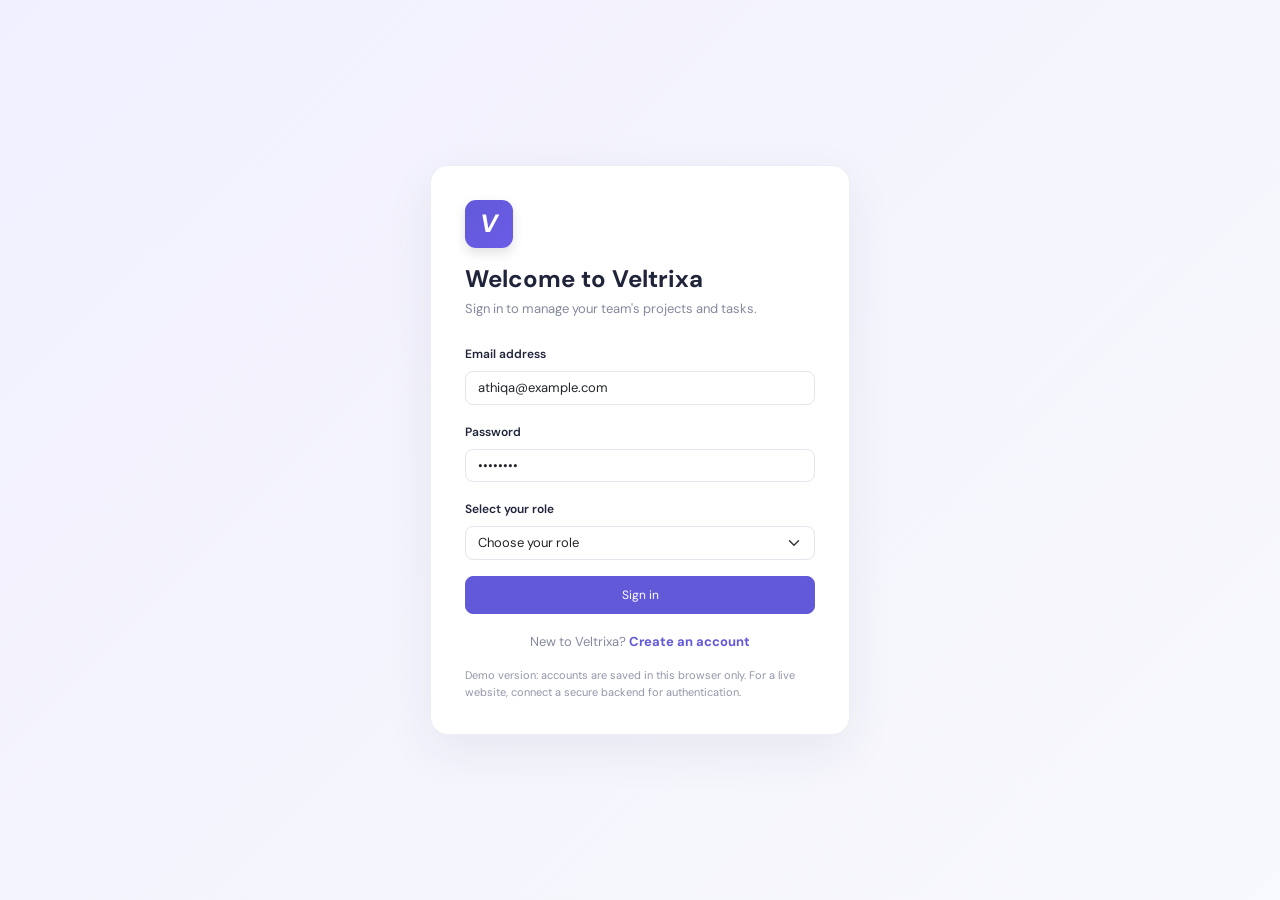
<file: Veltrixa-Project-Management/Veltrixa/index.html>
<!doctype html>
<html lang="en">
<head>
  <meta charset="utf-8">
  <meta name="viewport" content="width=device-width, initial-scale=1">
  <title>Veltrixa | Project Management</title>
  <link href="https://cdn.jsdelivr.net/npm/bootstrap@5.3.3/dist/css/bootstrap.min.css" rel="stylesheet">
  <link rel="stylesheet" href="css/style.css">
</head>
<body>
  <div id="loginScreen" class="login-screen">
    <div class="login-card">
      <div class="brand-mark large" aria-label="Veltrixa logo">V</div>
      <h1>Welcome to Veltrixa</h1>
      <p class="muted">Sign in to manage your team's projects and tasks.</p>
      <div id="loginPanel">
        <form id="loginForm">
          <label class="form-label" for="loginEmail">Email address</label>
          <input class="form-control mb-3" id="loginEmail" type="email" required placeholder="name@example.com" value="athiqa@example.com">
          <label class="form-label" for="loginPassword">Password</label>
          <input class="form-control mb-3" id="loginPassword" type="password" required minlength="4" placeholder="Enter your password" value="demo1234">
          <label class="form-label" for="loginRole">Select your role</label>
          <select class="form-select mb-3" id="loginRole" required>
            <option value="" disabled selected>Choose your role</option>
            <option value="Administrator">Administrator</option>
            <option value="Project Manager">Project Manager</option>
            <option value="Team Leader">Team Leader</option>
            <option value="Team Member">Team Member</option>
          </select>
          <div id="loginError" class="auth-message small mb-2" role="alert" aria-live="polite"></div>
          <button class="btn btn-primary w-100" type="submit">Sign in</button>
        </form>
        <p class="auth-switch">New to Veltrixa? <button type="button" class="link-button" id="showRegister">Create an account</button></p>
      </div>

      <div id="registerPanel" class="d-none">
        <form id="registerForm">
          <label class="form-label" for="registerName">Full name</label>
          <input class="form-control mb-3" id="registerName" type="text" required minlength="2" placeholder="Enter your full name">
          <label class="form-label" for="registerEmail">Email address</label>
          <input class="form-control mb-3" id="registerEmail" type="email" required placeholder="name@example.com">
          <label class="form-label" for="registerRole">Your role</label>
          <select class="form-select mb-3" id="registerRole" required>
            <option value="Team Member">Team Member</option>
            <option value="Team Leader">Team Leader</option>
            <option value="Project Manager">Project Manager</option>
            <option value="Administrator">Administrator</option>
          </select>
          <label class="form-label" for="registerPassword">Create password</label>
          <input class="form-control mb-3" id="registerPassword" type="password" required minlength="6" placeholder="At least 6 characters">
          <label class="form-label" for="confirmPassword">Confirm password</label>
          <input class="form-control mb-3" id="confirmPassword" type="password" required minlength="6" placeholder="Enter password again">
          <div id="registerError" class="auth-message small mb-2" role="alert" aria-live="polite"></div>
          <button class="btn btn-primary w-100" type="submit">Create account</button>
        </form>
        <p class="auth-switch">Already registered? <button type="button" class="link-button" id="showLogin">Sign in</button></p>
      </div>
      <p class="login-note">Demo version: accounts are saved in this browser only. For a live website, connect a secure backend for authentication.</p>
    </div>
  </div>

  <div id="app" class="app-shell d-none">
    <aside class="sidebar">
      <a class="brand" href="#" data-page="dashboard"><span class="brand-mark" aria-label="Veltrixa logo">V</span> Veltrixa</a>
      <div class="workspace-label">WORKSPACE</div>
      <nav id="mainNav">
        <a class="nav-link active" href="#" data-page="dashboard"><span>▦</span> Dashboard</a>
        <a class="nav-link" href="#" data-page="projects"><span>▣</span> Projects</a>
        <a class="nav-link" href="#" data-page="team"><span>♧</span> Team members</a>
        <a class="nav-link" href="#" data-page="tasks"><span>✓</span> Task management</a>
        <a class="nav-link" href="#" data-page="board"><span>▤</span> Task board</a>
        <a class="nav-link" href="#" data-page="reports"><span>▥</span> Progress reports</a>
        <a class="nav-link" href="#" data-page="approvals"><span>◎</span> Review & approvals</a>
        <a class="nav-link" href="#" data-page="admin"><span>⚙</span> Administration</a>
      </nav>
      <div class="sidebar-user">
        <div class="avatar">A</div><div class="user-meta"><strong id="sidebarUser">Athiqa</strong><small id="sidebarRole">Team Member</small></div>
        <button class="btn btn-sm btn-light ms-auto" id="logoutButton" title="Sign out">↪</button>
      </div>
    </aside>

    <main class="main-content">
      <header class="topbar">
        <div><div class="eyebrow" id="todayLabel"></div><h1 id="pageHeading">Dashboard</h1><p id="pageSubheading">Your workspace at a glance.</p></div>
        <div class="topbar-actions"><span class="role-chip" id="roleChip">Team Member</span><button class="btn btn-primary" id="topAction">+ New project</button></div>
      </header>
      <div id="alertArea"></div>
      <section id="pageContent"></section>
      <footer>Veltrixa · Intelligent Team Project Task and Progress Management System · Frontend demo</footer>
    </main>
  </div>

  <!-- Shared modal for adding/editing records -->
  <div class="modal fade" id="recordModal" tabindex="-1" aria-hidden="true">
    <div class="modal-dialog modal-dialog-centered"><div class="modal-content">
      <form id="recordForm">
        <div class="modal-header"><h2 class="modal-title fs-5" id="modalTitle">Create</h2><button type="button" class="btn-close" data-bs-dismiss="modal"></button></div>
        <div class="modal-body" id="modalFields"></div>
        <div class="modal-footer"><button type="button" class="btn btn-light" data-bs-dismiss="modal">Cancel</button><button class="btn btn-primary" type="submit">Save</button></div>
      </form>
    </div></div>
  </div>

  <div class="modal fade" id="detailModal" tabindex="-1" aria-hidden="true">
    <div class="modal-dialog modal-lg modal-dialog-centered"><div class="modal-content">
      <div class="modal-header"><h2 class="modal-title fs-5" id="detailTitle">Details</h2><button type="button" class="btn-close" data-bs-dismiss="modal"></button></div>
      <div class="modal-body" id="detailBody"></div>
    </div></div>
  </div>
  <script src="https://cdn.jsdelivr.net/npm/bootstrap@5.3.3/dist/js/bootstrap.bundle.min.js"></script>
  <script src="js/app.js"></script>
</body>
</html>
</file>
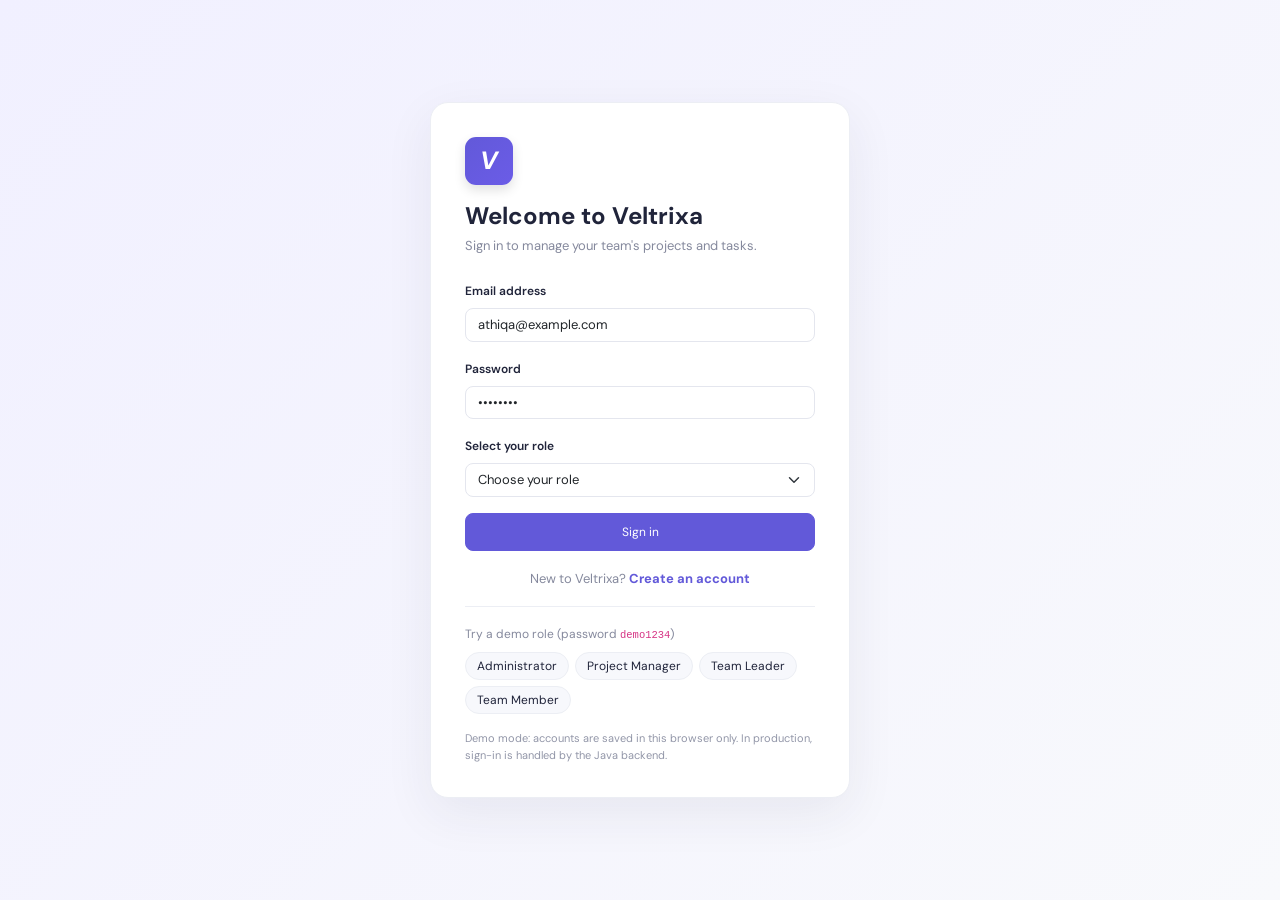
<file: Veltrixa/Veltrixa/index.html>
<!doctype html>
<html lang="en">
<head>
  <meta charset="utf-8">
  <title>Veltrixa</title>
  <meta http-equiv="refresh" content="0; url=login.html">
  <script>
    // Signed in (demo session)? go to the dashboard, otherwise to the login page.
    location.replace(sessionStorage.getItem("veltrixa_session") ? "dashboard.html" : "login.html");
  </script>
</head>
<body><p>Opening Veltrixa… <a href="login.html">Continue to the login page</a></p></body>
</html>
</file>
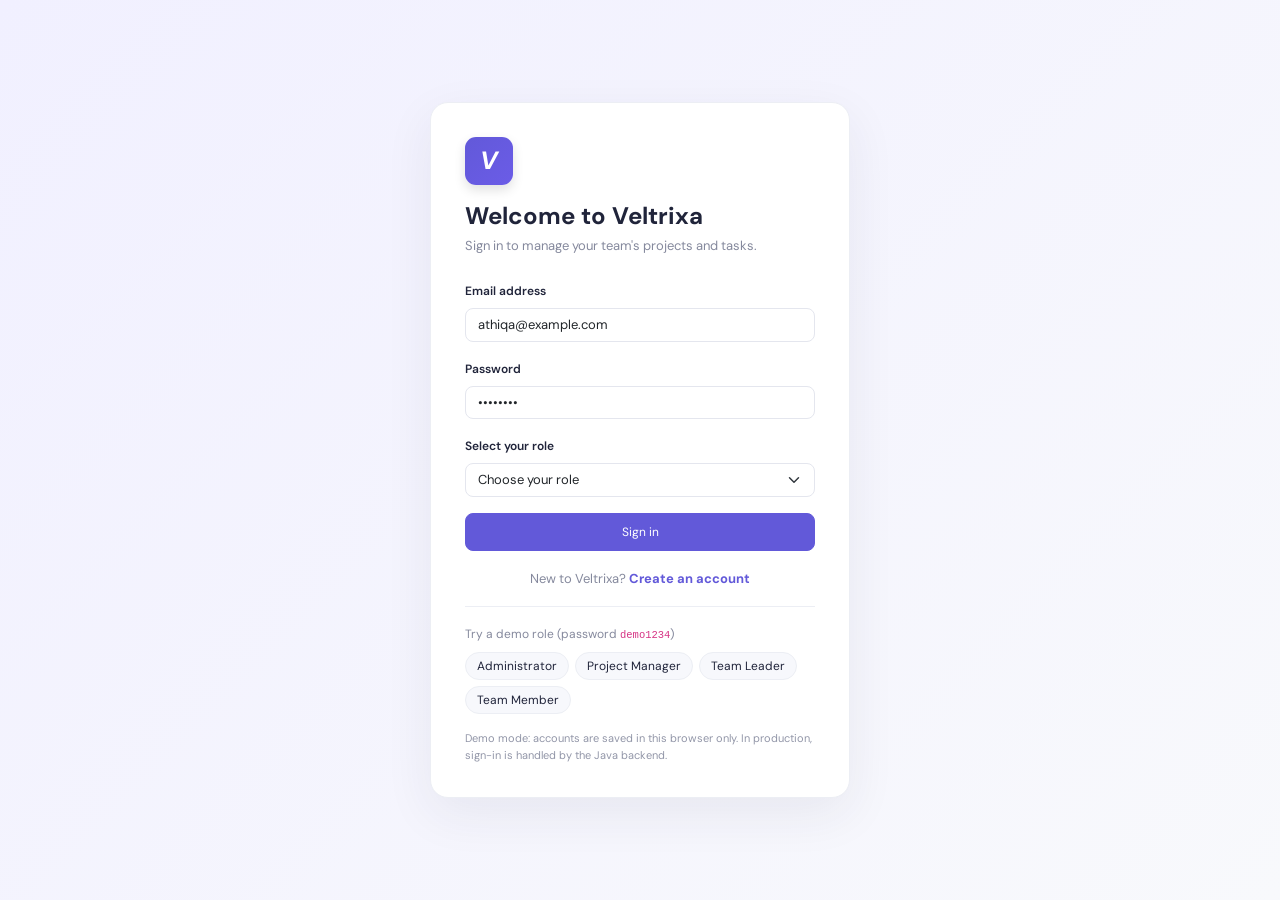
<file: Veltrixa/Veltrixa/activity.html>
<!doctype html>
<!-- Activity log page (SRS 4.10). The sidebar, top bar and dialogs are copied in every page. -->
<html lang="en">
<head>
  <meta charset="utf-8">
  <meta name="viewport" content="width=device-width, initial-scale=1">
  <title>Veltrixa | Activity log</title>
  <link href="https://cdn.jsdelivr.net/npm/bootstrap@5.3.3/dist/css/bootstrap.min.css" rel="stylesheet">
  <link rel="stylesheet" href="css/style.css">
</head>
<body data-mode="page" data-page="activity" data-login-url="login.html" data-dashboard-url="dashboard.html" data-page-ext=".html">
  <div id="topLoader" class="top-loader" aria-hidden="true"></div>
  <div id="toastArea" class="toast-container position-fixed top-0 end-0 p-3" aria-live="polite"></div>
  <div id="app" class="app-shell d-none">
    <aside class="sidebar">
      <a class="brand" href="dashboard.html"><span class="brand-mark" aria-label="Veltrixa logo">V</span> Veltrixa</a>
      <div class="workspace-label">WORKSPACE</div>
      <nav id="mainNav" aria-label="Main navigation"></nav>
      <div class="sidebar-user">
        <div class="avatar">A</div><div class="user-meta"><strong id="sidebarUser">Athiqa</strong><small id="sidebarRole">Team Member</small></div>
        <button class="btn btn-sm btn-light ms-auto" id="logoutButton" title="Sign out" aria-label="Sign out">↪</button>
      </div>
    </aside>

    <main class="main-content">
      <header class="topbar">
        <div><div class="eyebrow" id="todayLabel"></div><h1 id="pageHeading">Dashboard</h1><p id="pageSubheading">Your workspace at a glance.</p></div>
        <div class="topbar-actions"><span class="role-chip" id="roleChip">Team Member</span><button class="btn btn-primary d-none" id="topAction">+ New project</button></div>
      </header>
      <div id="alertArea"></div>
      <section id="pageContent"></section>
      <footer>Veltrixa · Intelligent Team Project Task and Progress Management System · Version 2.1</footer>
    </main>
  </div>

  <!-- modal for adding and editing -->
  <div class="modal fade" id="recordModal" tabindex="-1" aria-hidden="true">
    <div class="modal-dialog modal-dialog-centered"><div class="modal-content">
      <form id="recordForm" novalidate>
        <div class="modal-header"><h2 class="modal-title fs-5" id="modalTitle">Create</h2><button type="button" class="btn-close" data-bs-dismiss="modal"></button></div>
        <div class="modal-body"><div id="modalFields"></div><div id="formError" class="auth-message error small mt-3" role="alert"></div></div>
        <div class="modal-footer"><button type="button" class="btn btn-light" data-bs-dismiss="modal">Cancel</button><button class="btn btn-primary" type="submit" id="recordSave">Save</button></div>
      </form>
    </div></div>
  </div>

  <div class="modal fade" id="detailModal" tabindex="-1" aria-hidden="true">
    <div class="modal-dialog modal-lg modal-dialog-centered modal-dialog-scrollable"><div class="modal-content">
      <div class="modal-header"><h2 class="modal-title fs-5" id="detailTitle">Details</h2><button type="button" class="btn-close" data-bs-dismiss="modal"></button></div>
      <div class="modal-body" id="detailBody"></div>
    </div></div>
  </div>

  <!-- confirm dialog (delete, remove) -->
  <div class="modal fade" id="confirmModal" tabindex="-1" aria-hidden="true">
    <div class="modal-dialog modal-dialog-centered modal-sm"><div class="modal-content">
      <div class="modal-header"><h2 class="modal-title fs-5" data-confirm-title>Please confirm</h2><button type="button" class="btn-close" data-bs-dismiss="modal" aria-label="Close"></button></div>
      <div class="modal-body" data-confirm-message></div>
      <div class="modal-footer"><button type="button" class="btn btn-light" data-bs-dismiss="modal">Cancel</button><button type="button" class="btn btn-primary" data-confirm-yes>Confirm</button></div>
    </div></div>
  </div>

  <!-- review / note dialog -->
  <div class="modal fade" id="promptModal" tabindex="-1" aria-hidden="true">
    <div class="modal-dialog modal-dialog-centered"><div class="modal-content">
      <div class="modal-header"><h2 class="modal-title fs-5" data-prompt-title>Add a note</h2><button type="button" class="btn-close" data-bs-dismiss="modal" aria-label="Close"></button></div>
      <div class="modal-body"><label class="form-label" data-prompt-label></label><textarea class="form-control" rows="3" maxlength="500" data-prompt-input></textarea><div class="text-danger small mt-1" data-prompt-error></div></div>
      <div class="modal-footer"><button type="button" class="btn btn-light" data-bs-dismiss="modal">Cancel</button><button type="button" class="btn btn-primary" data-prompt-yes>Save</button></div>
    </div></div>
  </div>
  <script src="https://cdn.jsdelivr.net/npm/bootstrap@5.3.3/dist/js/bootstrap.bundle.min.js"></script>
  <script src="js/config.js"></script>
  <script src="js/permissions.js"></script>
  <script src="js/mock-server.js"></script> <!-- demo backend, remove this line when the Java API is connected -->
  <script src="js/api.js"></script>
  <script src="js/ui.js"></script>
  <script src="js/app.js"></script>
</body>
</html>
</file>
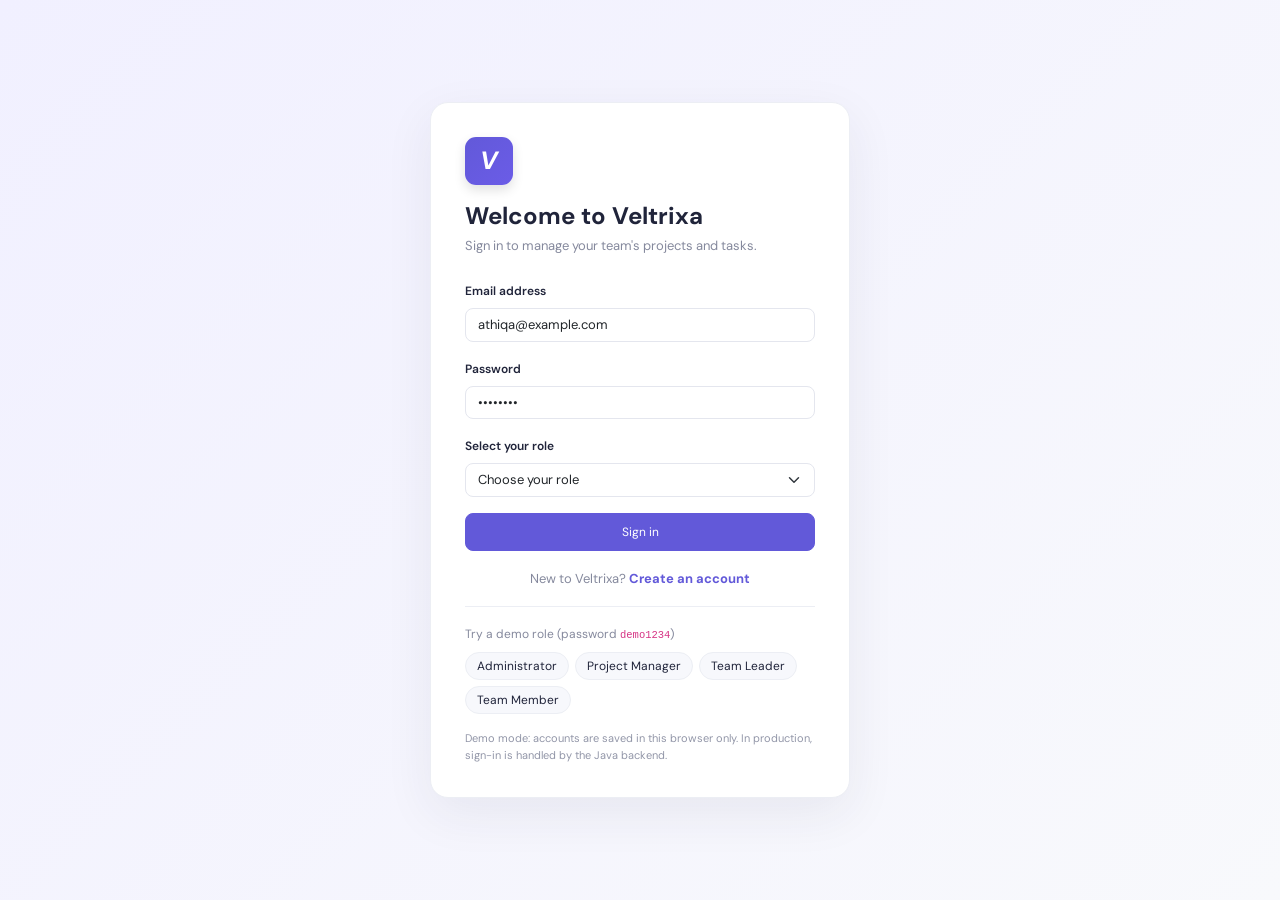
<file: Veltrixa/Veltrixa/admin.html>
<!doctype html>
<!-- Administration page (SRS 4.10). The sidebar, top bar and dialogs are copied in every page. -->
<html lang="en">
<head>
  <meta charset="utf-8">
  <meta name="viewport" content="width=device-width, initial-scale=1">
  <title>Veltrixa | Administration</title>
  <link href="https://cdn.jsdelivr.net/npm/bootstrap@5.3.3/dist/css/bootstrap.min.css" rel="stylesheet">
  <link rel="stylesheet" href="css/style.css">
</head>
<body data-mode="page" data-page="admin" data-login-url="login.html" data-dashboard-url="dashboard.html" data-page-ext=".html">
  <div id="topLoader" class="top-loader" aria-hidden="true"></div>
  <div id="toastArea" class="toast-container position-fixed top-0 end-0 p-3" aria-live="polite"></div>
  <div id="app" class="app-shell d-none">
    <aside class="sidebar">
      <a class="brand" href="dashboard.html"><span class="brand-mark" aria-label="Veltrixa logo">V</span> Veltrixa</a>
      <div class="workspace-label">WORKSPACE</div>
      <nav id="mainNav" aria-label="Main navigation"></nav>
      <div class="sidebar-user">
        <div class="avatar">A</div><div class="user-meta"><strong id="sidebarUser">Athiqa</strong><small id="sidebarRole">Team Member</small></div>
        <button class="btn btn-sm btn-light ms-auto" id="logoutButton" title="Sign out" aria-label="Sign out">↪</button>
      </div>
    </aside>

    <main class="main-content">
      <header class="topbar">
        <div><div class="eyebrow" id="todayLabel"></div><h1 id="pageHeading">Dashboard</h1><p id="pageSubheading">Your workspace at a glance.</p></div>
        <div class="topbar-actions"><span class="role-chip" id="roleChip">Team Member</span><button class="btn btn-primary d-none" id="topAction">+ New project</button></div>
      </header>
      <div id="alertArea"></div>
      <section id="pageContent"></section>
      <footer>Veltrixa · Intelligent Team Project Task and Progress Management System · Version 2.1</footer>
    </main>
  </div>

  <!-- modal for adding and editing -->
  <div class="modal fade" id="recordModal" tabindex="-1" aria-hidden="true">
    <div class="modal-dialog modal-dialog-centered"><div class="modal-content">
      <form id="recordForm" novalidate>
        <div class="modal-header"><h2 class="modal-title fs-5" id="modalTitle">Create</h2><button type="button" class="btn-close" data-bs-dismiss="modal"></button></div>
        <div class="modal-body"><div id="modalFields"></div><div id="formError" class="auth-message error small mt-3" role="alert"></div></div>
        <div class="modal-footer"><button type="button" class="btn btn-light" data-bs-dismiss="modal">Cancel</button><button class="btn btn-primary" type="submit" id="recordSave">Save</button></div>
      </form>
    </div></div>
  </div>

  <div class="modal fade" id="detailModal" tabindex="-1" aria-hidden="true">
    <div class="modal-dialog modal-lg modal-dialog-centered modal-dialog-scrollable"><div class="modal-content">
      <div class="modal-header"><h2 class="modal-title fs-5" id="detailTitle">Details</h2><button type="button" class="btn-close" data-bs-dismiss="modal"></button></div>
      <div class="modal-body" id="detailBody"></div>
    </div></div>
  </div>

  <!-- confirm dialog (delete, remove) -->
  <div class="modal fade" id="confirmModal" tabindex="-1" aria-hidden="true">
    <div class="modal-dialog modal-dialog-centered modal-sm"><div class="modal-content">
      <div class="modal-header"><h2 class="modal-title fs-5" data-confirm-title>Please confirm</h2><button type="button" class="btn-close" data-bs-dismiss="modal" aria-label="Close"></button></div>
      <div class="modal-body" data-confirm-message></div>
      <div class="modal-footer"><button type="button" class="btn btn-light" data-bs-dismiss="modal">Cancel</button><button type="button" class="btn btn-primary" data-confirm-yes>Confirm</button></div>
    </div></div>
  </div>

  <!-- review / note dialog -->
  <div class="modal fade" id="promptModal" tabindex="-1" aria-hidden="true">
    <div class="modal-dialog modal-dialog-centered"><div class="modal-content">
      <div class="modal-header"><h2 class="modal-title fs-5" data-prompt-title>Add a note</h2><button type="button" class="btn-close" data-bs-dismiss="modal" aria-label="Close"></button></div>
      <div class="modal-body"><label class="form-label" data-prompt-label></label><textarea class="form-control" rows="3" maxlength="500" data-prompt-input></textarea><div class="text-danger small mt-1" data-prompt-error></div></div>
      <div class="modal-footer"><button type="button" class="btn btn-light" data-bs-dismiss="modal">Cancel</button><button type="button" class="btn btn-primary" data-prompt-yes>Save</button></div>
    </div></div>
  </div>
  <script src="https://cdn.jsdelivr.net/npm/bootstrap@5.3.3/dist/js/bootstrap.bundle.min.js"></script>
  <script src="js/config.js"></script>
  <script src="js/permissions.js"></script>
  <script src="js/mock-server.js"></script> <!-- demo backend, remove this line when the Java API is connected -->
  <script src="js/api.js"></script>
  <script src="js/ui.js"></script>
  <script src="js/app.js"></script>
</body>
</html>
</file>
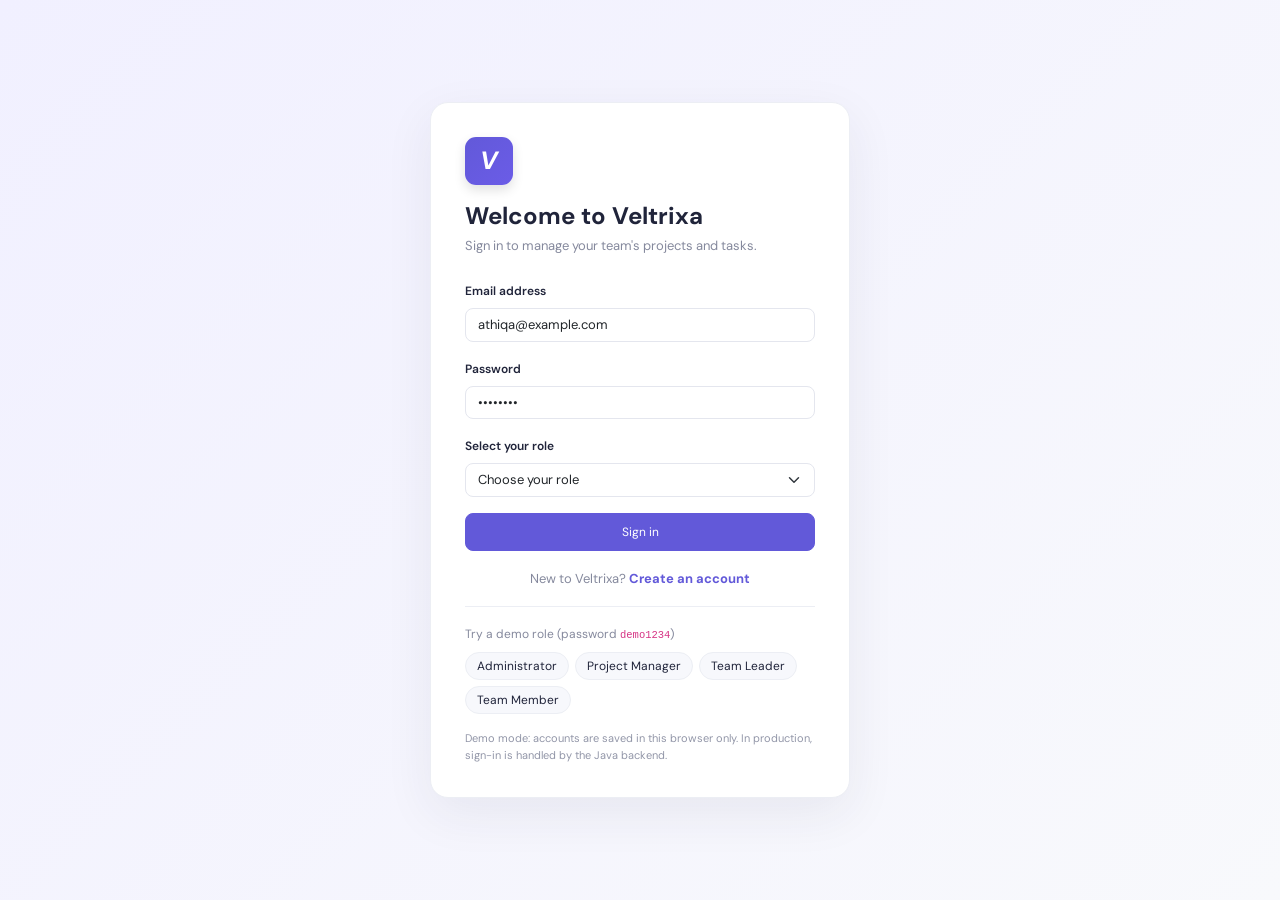
<file: Veltrixa/Veltrixa/approvals.html>
<!doctype html>
<!-- Review and approvals page (SRS 4.9). The sidebar, top bar and dialogs are copied in every page. -->
<html lang="en">
<head>
  <meta charset="utf-8">
  <meta name="viewport" content="width=device-width, initial-scale=1">
  <title>Veltrixa | Review and approvals</title>
  <link href="https://cdn.jsdelivr.net/npm/bootstrap@5.3.3/dist/css/bootstrap.min.css" rel="stylesheet">
  <link rel="stylesheet" href="css/style.css">
</head>
<body data-mode="page" data-page="approvals" data-login-url="login.html" data-dashboard-url="dashboard.html" data-page-ext=".html">
  <div id="topLoader" class="top-loader" aria-hidden="true"></div>
  <div id="toastArea" class="toast-container position-fixed top-0 end-0 p-3" aria-live="polite"></div>
  <div id="app" class="app-shell d-none">
    <aside class="sidebar">
      <a class="brand" href="dashboard.html"><span class="brand-mark" aria-label="Veltrixa logo">V</span> Veltrixa</a>
      <div class="workspace-label">WORKSPACE</div>
      <nav id="mainNav" aria-label="Main navigation"></nav>
      <div class="sidebar-user">
        <div class="avatar">A</div><div class="user-meta"><strong id="sidebarUser">Athiqa</strong><small id="sidebarRole">Team Member</small></div>
        <button class="btn btn-sm btn-light ms-auto" id="logoutButton" title="Sign out" aria-label="Sign out">↪</button>
      </div>
    </aside>

    <main class="main-content">
      <header class="topbar">
        <div><div class="eyebrow" id="todayLabel"></div><h1 id="pageHeading">Dashboard</h1><p id="pageSubheading">Your workspace at a glance.</p></div>
        <div class="topbar-actions"><span class="role-chip" id="roleChip">Team Member</span><button class="btn btn-primary d-none" id="topAction">+ New project</button></div>
      </header>
      <div id="alertArea"></div>
      <section id="pageContent"></section>
      <footer>Veltrixa · Intelligent Team Project Task and Progress Management System · Version 2.1</footer>
    </main>
  </div>

  <!-- modal for adding and editing -->
  <div class="modal fade" id="recordModal" tabindex="-1" aria-hidden="true">
    <div class="modal-dialog modal-dialog-centered"><div class="modal-content">
      <form id="recordForm" novalidate>
        <div class="modal-header"><h2 class="modal-title fs-5" id="modalTitle">Create</h2><button type="button" class="btn-close" data-bs-dismiss="modal"></button></div>
        <div class="modal-body"><div id="modalFields"></div><div id="formError" class="auth-message error small mt-3" role="alert"></div></div>
        <div class="modal-footer"><button type="button" class="btn btn-light" data-bs-dismiss="modal">Cancel</button><button class="btn btn-primary" type="submit" id="recordSave">Save</button></div>
      </form>
    </div></div>
  </div>

  <div class="modal fade" id="detailModal" tabindex="-1" aria-hidden="true">
    <div class="modal-dialog modal-lg modal-dialog-centered modal-dialog-scrollable"><div class="modal-content">
      <div class="modal-header"><h2 class="modal-title fs-5" id="detailTitle">Details</h2><button type="button" class="btn-close" data-bs-dismiss="modal"></button></div>
      <div class="modal-body" id="detailBody"></div>
    </div></div>
  </div>

  <!-- confirm dialog (delete, remove) -->
  <div class="modal fade" id="confirmModal" tabindex="-1" aria-hidden="true">
    <div class="modal-dialog modal-dialog-centered modal-sm"><div class="modal-content">
      <div class="modal-header"><h2 class="modal-title fs-5" data-confirm-title>Please confirm</h2><button type="button" class="btn-close" data-bs-dismiss="modal" aria-label="Close"></button></div>
      <div class="modal-body" data-confirm-message></div>
      <div class="modal-footer"><button type="button" class="btn btn-light" data-bs-dismiss="modal">Cancel</button><button type="button" class="btn btn-primary" data-confirm-yes>Confirm</button></div>
    </div></div>
  </div>

  <!-- review / note dialog -->
  <div class="modal fade" id="promptModal" tabindex="-1" aria-hidden="true">
    <div class="modal-dialog modal-dialog-centered"><div class="modal-content">
      <div class="modal-header"><h2 class="modal-title fs-5" data-prompt-title>Add a note</h2><button type="button" class="btn-close" data-bs-dismiss="modal" aria-label="Close"></button></div>
      <div class="modal-body"><label class="form-label" data-prompt-label></label><textarea class="form-control" rows="3" maxlength="500" data-prompt-input></textarea><div class="text-danger small mt-1" data-prompt-error></div></div>
      <div class="modal-footer"><button type="button" class="btn btn-light" data-bs-dismiss="modal">Cancel</button><button type="button" class="btn btn-primary" data-prompt-yes>Save</button></div>
    </div></div>
  </div>
  <script src="https://cdn.jsdelivr.net/npm/bootstrap@5.3.3/dist/js/bootstrap.bundle.min.js"></script>
  <script src="js/config.js"></script>
  <script src="js/permissions.js"></script>
  <script src="js/mock-server.js"></script> <!-- demo backend, remove this line when the Java API is connected -->
  <script src="js/api.js"></script>
  <script src="js/ui.js"></script>
  <script src="js/app.js"></script>
</body>
</html>
</file>
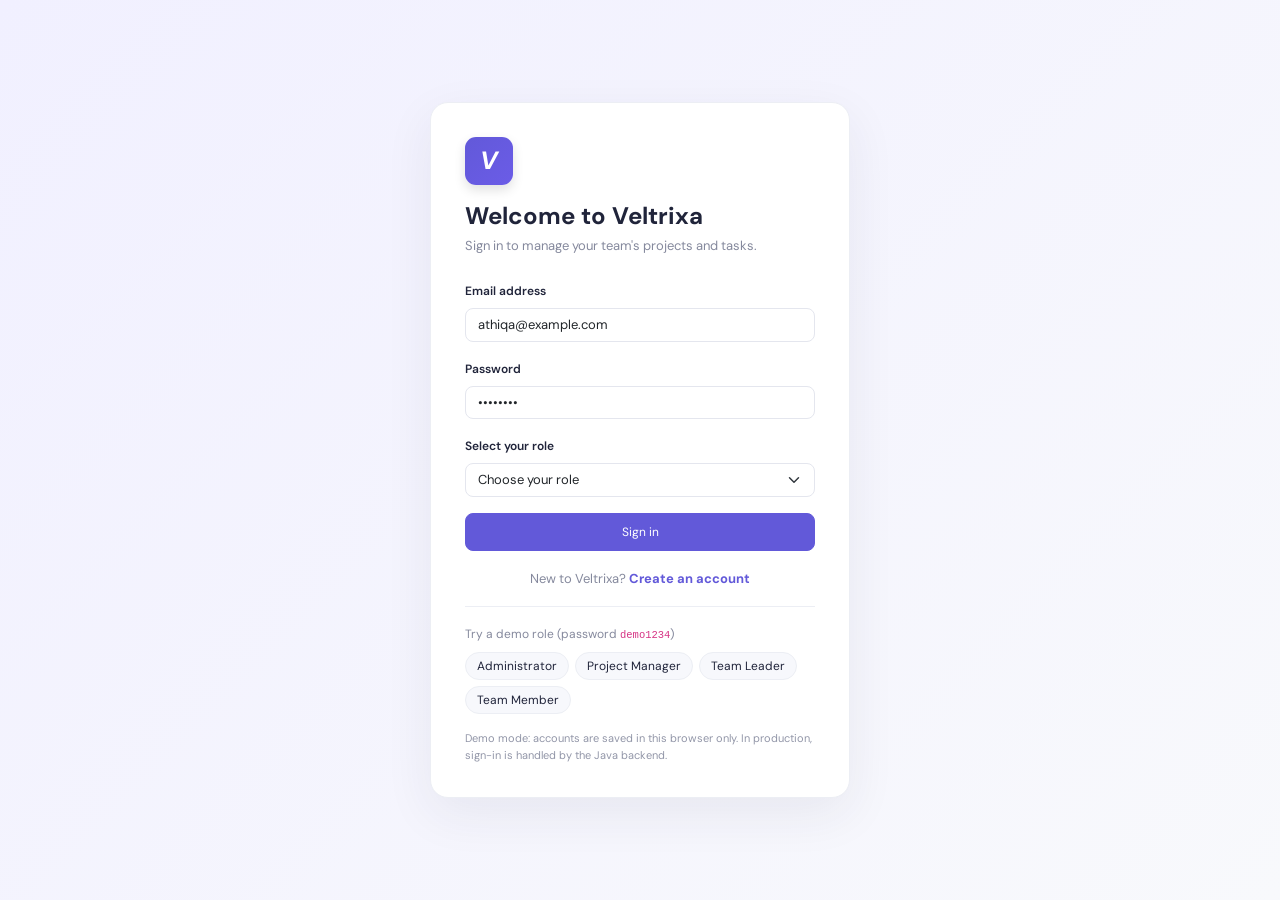
<file: Veltrixa/Veltrixa/board.html>
<!doctype html>
<!-- Task board page (SRS 4.6). The sidebar, top bar and dialogs are copied in every page. -->
<html lang="en">
<head>
  <meta charset="utf-8">
  <meta name="viewport" content="width=device-width, initial-scale=1">
  <title>Veltrixa | Task board</title>
  <link href="https://cdn.jsdelivr.net/npm/bootstrap@5.3.3/dist/css/bootstrap.min.css" rel="stylesheet">
  <link rel="stylesheet" href="css/style.css">
</head>
<body data-mode="page" data-page="board" data-login-url="login.html" data-dashboard-url="dashboard.html" data-page-ext=".html">
  <div id="topLoader" class="top-loader" aria-hidden="true"></div>
  <div id="toastArea" class="toast-container position-fixed top-0 end-0 p-3" aria-live="polite"></div>
  <div id="app" class="app-shell d-none">
    <aside class="sidebar">
      <a class="brand" href="dashboard.html"><span class="brand-mark" aria-label="Veltrixa logo">V</span> Veltrixa</a>
      <div class="workspace-label">WORKSPACE</div>
      <nav id="mainNav" aria-label="Main navigation"></nav>
      <div class="sidebar-user">
        <div class="avatar">A</div><div class="user-meta"><strong id="sidebarUser">Athiqa</strong><small id="sidebarRole">Team Member</small></div>
        <button class="btn btn-sm btn-light ms-auto" id="logoutButton" title="Sign out" aria-label="Sign out">↪</button>
      </div>
    </aside>

    <main class="main-content">
      <header class="topbar">
        <div><div class="eyebrow" id="todayLabel"></div><h1 id="pageHeading">Dashboard</h1><p id="pageSubheading">Your workspace at a glance.</p></div>
        <div class="topbar-actions"><span class="role-chip" id="roleChip">Team Member</span><button class="btn btn-primary d-none" id="topAction">+ New project</button></div>
      </header>
      <div id="alertArea"></div>
      <section id="pageContent"></section>
      <footer>Veltrixa · Intelligent Team Project Task and Progress Management System · Version 2.1</footer>
    </main>
  </div>

  <!-- modal for adding and editing -->
  <div class="modal fade" id="recordModal" tabindex="-1" aria-hidden="true">
    <div class="modal-dialog modal-dialog-centered"><div class="modal-content">
      <form id="recordForm" novalidate>
        <div class="modal-header"><h2 class="modal-title fs-5" id="modalTitle">Create</h2><button type="button" class="btn-close" data-bs-dismiss="modal"></button></div>
        <div class="modal-body"><div id="modalFields"></div><div id="formError" class="auth-message error small mt-3" role="alert"></div></div>
        <div class="modal-footer"><button type="button" class="btn btn-light" data-bs-dismiss="modal">Cancel</button><button class="btn btn-primary" type="submit" id="recordSave">Save</button></div>
      </form>
    </div></div>
  </div>

  <div class="modal fade" id="detailModal" tabindex="-1" aria-hidden="true">
    <div class="modal-dialog modal-lg modal-dialog-centered modal-dialog-scrollable"><div class="modal-content">
      <div class="modal-header"><h2 class="modal-title fs-5" id="detailTitle">Details</h2><button type="button" class="btn-close" data-bs-dismiss="modal"></button></div>
      <div class="modal-body" id="detailBody"></div>
    </div></div>
  </div>

  <!-- confirm dialog (delete, remove) -->
  <div class="modal fade" id="confirmModal" tabindex="-1" aria-hidden="true">
    <div class="modal-dialog modal-dialog-centered modal-sm"><div class="modal-content">
      <div class="modal-header"><h2 class="modal-title fs-5" data-confirm-title>Please confirm</h2><button type="button" class="btn-close" data-bs-dismiss="modal" aria-label="Close"></button></div>
      <div class="modal-body" data-confirm-message></div>
      <div class="modal-footer"><button type="button" class="btn btn-light" data-bs-dismiss="modal">Cancel</button><button type="button" class="btn btn-primary" data-confirm-yes>Confirm</button></div>
    </div></div>
  </div>

  <!-- review / note dialog -->
  <div class="modal fade" id="promptModal" tabindex="-1" aria-hidden="true">
    <div class="modal-dialog modal-dialog-centered"><div class="modal-content">
      <div class="modal-header"><h2 class="modal-title fs-5" data-prompt-title>Add a note</h2><button type="button" class="btn-close" data-bs-dismiss="modal" aria-label="Close"></button></div>
      <div class="modal-body"><label class="form-label" data-prompt-label></label><textarea class="form-control" rows="3" maxlength="500" data-prompt-input></textarea><div class="text-danger small mt-1" data-prompt-error></div></div>
      <div class="modal-footer"><button type="button" class="btn btn-light" data-bs-dismiss="modal">Cancel</button><button type="button" class="btn btn-primary" data-prompt-yes>Save</button></div>
    </div></div>
  </div>
  <script src="https://cdn.jsdelivr.net/npm/bootstrap@5.3.3/dist/js/bootstrap.bundle.min.js"></script>
  <script src="js/config.js"></script>
  <script src="js/permissions.js"></script>
  <script src="js/mock-server.js"></script> <!-- demo backend, remove this line when the Java API is connected -->
  <script src="js/api.js"></script>
  <script src="js/ui.js"></script>
  <script src="js/app.js"></script>
</body>
</html>
</file>
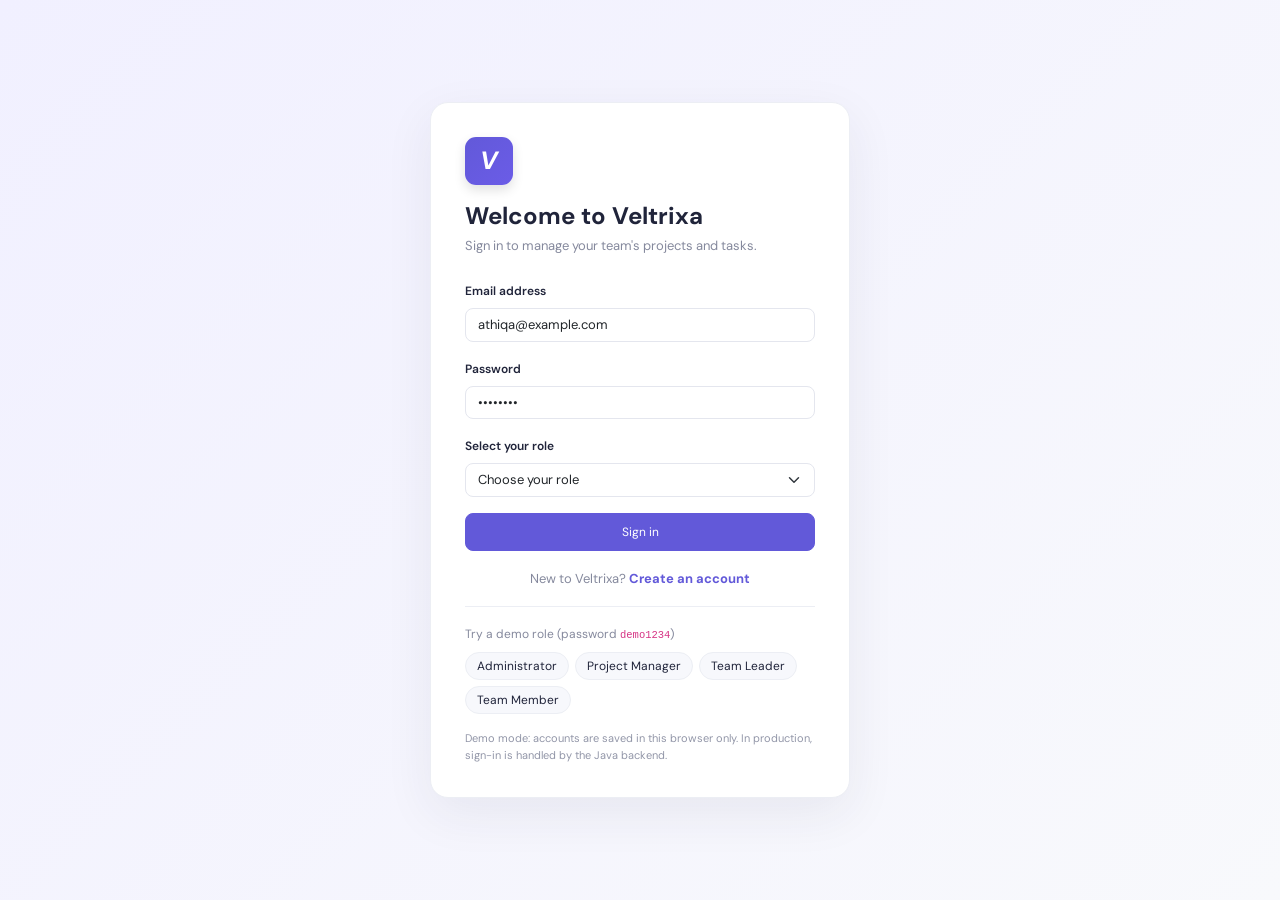
<file: Veltrixa/Veltrixa/dashboard.html>
<!doctype html>
<!-- Dashboard page (SRS 4.2). The sidebar, top bar and dialogs are copied in every page. -->
<html lang="en">
<head>
  <meta charset="utf-8">
  <meta name="viewport" content="width=device-width, initial-scale=1">
  <title>Veltrixa | Dashboard</title>
  <link href="https://cdn.jsdelivr.net/npm/bootstrap@5.3.3/dist/css/bootstrap.min.css" rel="stylesheet">
  <link rel="stylesheet" href="css/style.css">
</head>
<body data-mode="page" data-page="dashboard" data-login-url="login.html" data-dashboard-url="dashboard.html" data-page-ext=".html">
  <div id="topLoader" class="top-loader" aria-hidden="true"></div>
  <div id="toastArea" class="toast-container position-fixed top-0 end-0 p-3" aria-live="polite"></div>
  <div id="app" class="app-shell d-none">
    <aside class="sidebar">
      <a class="brand" href="dashboard.html"><span class="brand-mark" aria-label="Veltrixa logo">V</span> Veltrixa</a>
      <div class="workspace-label">WORKSPACE</div>
      <nav id="mainNav" aria-label="Main navigation"></nav>
      <div class="sidebar-user">
        <div class="avatar">A</div><div class="user-meta"><strong id="sidebarUser">Athiqa</strong><small id="sidebarRole">Team Member</small></div>
        <button class="btn btn-sm btn-light ms-auto" id="logoutButton" title="Sign out" aria-label="Sign out">↪</button>
      </div>
    </aside>

    <main class="main-content">
      <header class="topbar">
        <div><div class="eyebrow" id="todayLabel"></div><h1 id="pageHeading">Dashboard</h1><p id="pageSubheading">Your workspace at a glance.</p></div>
        <div class="topbar-actions"><span class="role-chip" id="roleChip">Team Member</span><button class="btn btn-primary d-none" id="topAction">+ New project</button></div>
      </header>
      <div id="alertArea"></div>
      <section id="pageContent"></section>
      <footer>Veltrixa · Intelligent Team Project Task and Progress Management System · Version 2.1</footer>
    </main>
  </div>

  <!-- modal for adding and editing -->
  <div class="modal fade" id="recordModal" tabindex="-1" aria-hidden="true">
    <div class="modal-dialog modal-dialog-centered"><div class="modal-content">
      <form id="recordForm" novalidate>
        <div class="modal-header"><h2 class="modal-title fs-5" id="modalTitle">Create</h2><button type="button" class="btn-close" data-bs-dismiss="modal"></button></div>
        <div class="modal-body"><div id="modalFields"></div><div id="formError" class="auth-message error small mt-3" role="alert"></div></div>
        <div class="modal-footer"><button type="button" class="btn btn-light" data-bs-dismiss="modal">Cancel</button><button class="btn btn-primary" type="submit" id="recordSave">Save</button></div>
      </form>
    </div></div>
  </div>

  <div class="modal fade" id="detailModal" tabindex="-1" aria-hidden="true">
    <div class="modal-dialog modal-lg modal-dialog-centered modal-dialog-scrollable"><div class="modal-content">
      <div class="modal-header"><h2 class="modal-title fs-5" id="detailTitle">Details</h2><button type="button" class="btn-close" data-bs-dismiss="modal"></button></div>
      <div class="modal-body" id="detailBody"></div>
    </div></div>
  </div>

  <!-- confirm dialog (delete, remove) -->
  <div class="modal fade" id="confirmModal" tabindex="-1" aria-hidden="true">
    <div class="modal-dialog modal-dialog-centered modal-sm"><div class="modal-content">
      <div class="modal-header"><h2 class="modal-title fs-5" data-confirm-title>Please confirm</h2><button type="button" class="btn-close" data-bs-dismiss="modal" aria-label="Close"></button></div>
      <div class="modal-body" data-confirm-message></div>
      <div class="modal-footer"><button type="button" class="btn btn-light" data-bs-dismiss="modal">Cancel</button><button type="button" class="btn btn-primary" data-confirm-yes>Confirm</button></div>
    </div></div>
  </div>

  <!-- review / note dialog -->
  <div class="modal fade" id="promptModal" tabindex="-1" aria-hidden="true">
    <div class="modal-dialog modal-dialog-centered"><div class="modal-content">
      <div class="modal-header"><h2 class="modal-title fs-5" data-prompt-title>Add a note</h2><button type="button" class="btn-close" data-bs-dismiss="modal" aria-label="Close"></button></div>
      <div class="modal-body"><label class="form-label" data-prompt-label></label><textarea class="form-control" rows="3" maxlength="500" data-prompt-input></textarea><div class="text-danger small mt-1" data-prompt-error></div></div>
      <div class="modal-footer"><button type="button" class="btn btn-light" data-bs-dismiss="modal">Cancel</button><button type="button" class="btn btn-primary" data-prompt-yes>Save</button></div>
    </div></div>
  </div>
  <script src="https://cdn.jsdelivr.net/npm/bootstrap@5.3.3/dist/js/bootstrap.bundle.min.js"></script>
  <script src="js/config.js"></script>
  <script src="js/permissions.js"></script>
  <script src="js/mock-server.js"></script> <!-- demo backend, remove this line when the Java API is connected -->
  <script src="js/api.js"></script>
  <script src="js/ui.js"></script>
  <script src="js/app.js"></script>
</body>
</html>
</file>
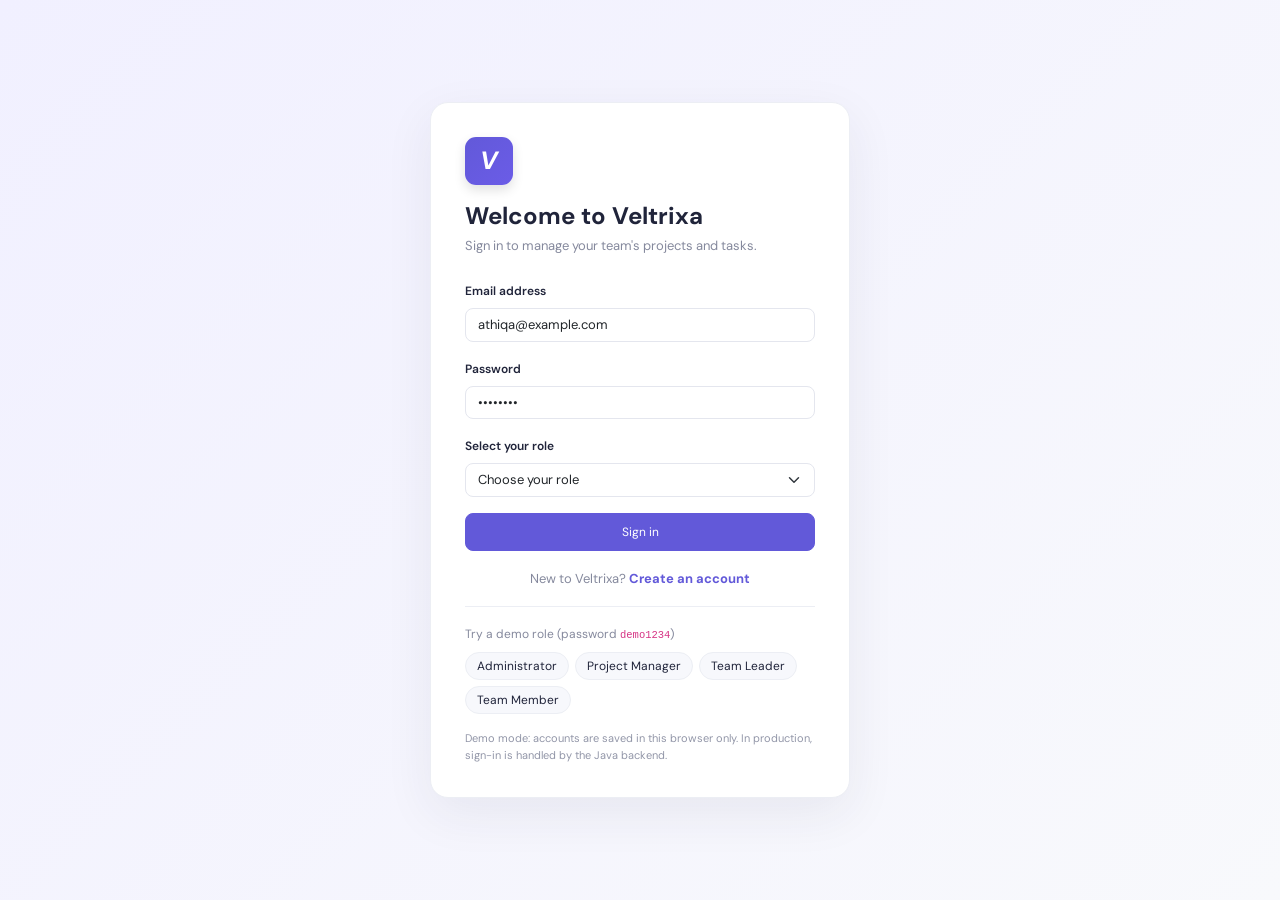
<file: Veltrixa/Veltrixa/login.html>
<!doctype html>
<!-- Login page (SRS 4.1). -->
<html lang="en">
<head>
  <meta charset="utf-8">
  <meta name="viewport" content="width=device-width, initial-scale=1">
  <title>Veltrixa | Sign in</title>
  <link href="https://cdn.jsdelivr.net/npm/bootstrap@5.3.3/dist/css/bootstrap.min.css" rel="stylesheet">
  <link rel="stylesheet" href="css/style.css">
</head>
<body data-mode="auth" data-page="login" data-login-url="login.html" data-dashboard-url="dashboard.html" data-page-ext=".html">
  <div id="topLoader" class="top-loader" aria-hidden="true"></div>
  <div id="toastArea" class="toast-container position-fixed top-0 end-0 p-3" aria-live="polite"></div>
  <div id="loginScreen" class="login-screen">
    <div class="login-card">
      <div class="brand-mark large" aria-label="Veltrixa logo">V</div>
      <h1>Welcome to Veltrixa</h1>
      <p class="muted">Sign in to manage your team's projects and tasks.</p>
      <div id="loginPanel">
        <form id="loginForm">
          <label class="form-label" for="loginEmail">Email address</label>
          <input class="form-control mb-3" id="loginEmail" type="email" required placeholder="name@example.com" value="athiqa@example.com">
          <label class="form-label" for="loginPassword">Password</label>
          <input class="form-control mb-3" id="loginPassword" type="password" required minlength="4" placeholder="Enter your password" value="demo1234">
          <label class="form-label" for="loginRole">Select your role</label>
          <select class="form-select mb-3" id="loginRole" required>
            <option value="" disabled selected>Choose your role</option>
            <option value="Administrator">Administrator</option>
            <option value="Project Manager">Project Manager</option>
            <option value="Team Leader">Team Leader</option>
            <option value="Team Member">Team Member</option>
          </select>
          <div id="loginError" class="auth-message small mb-2" role="alert" aria-live="polite"></div>
          <button class="btn btn-primary w-100" type="submit" id="loginButton">Sign in</button>
        </form>
        <p class="auth-switch">New to Veltrixa? <a class="link-button" href="register.html">Create an account</a></p>
        <div class="demo-roles"><small>Try a demo role (password <code>demo1234</code>)</small>
          <div class="demo-chips">
            <button type="button" class="chip" data-demo-email="admin@veltrixa.com" data-demo-password="admin1234" data-demo-role="Administrator">Administrator</button>
            <button type="button" class="chip" data-demo-email="athiqa@example.com" data-demo-password="demo1234" data-demo-role="Project Manager">Project Manager</button>
            <button type="button" class="chip" data-demo-email="rahul@example.com" data-demo-password="demo1234" data-demo-role="Team Leader">Team Leader</button>
            <button type="button" class="chip" data-demo-email="priya@example.com" data-demo-password="demo1234" data-demo-role="Team Member">Team Member</button>
          </div></div>
      </div>
      <p class="login-note">Demo mode: accounts are saved in this browser only. In production, sign-in is handled by the Java backend.</p>
    </div>
  </div>
  <script src="https://cdn.jsdelivr.net/npm/bootstrap@5.3.3/dist/js/bootstrap.bundle.min.js"></script>
  <script src="js/config.js"></script>
  <script src="js/permissions.js"></script>
  <script src="js/mock-server.js"></script> <!-- demo backend, remove this line when the Java API is connected -->
  <script src="js/api.js"></script>
  <script src="js/ui.js"></script>
  <script src="js/app.js"></script>
</body>
</html>
</file>
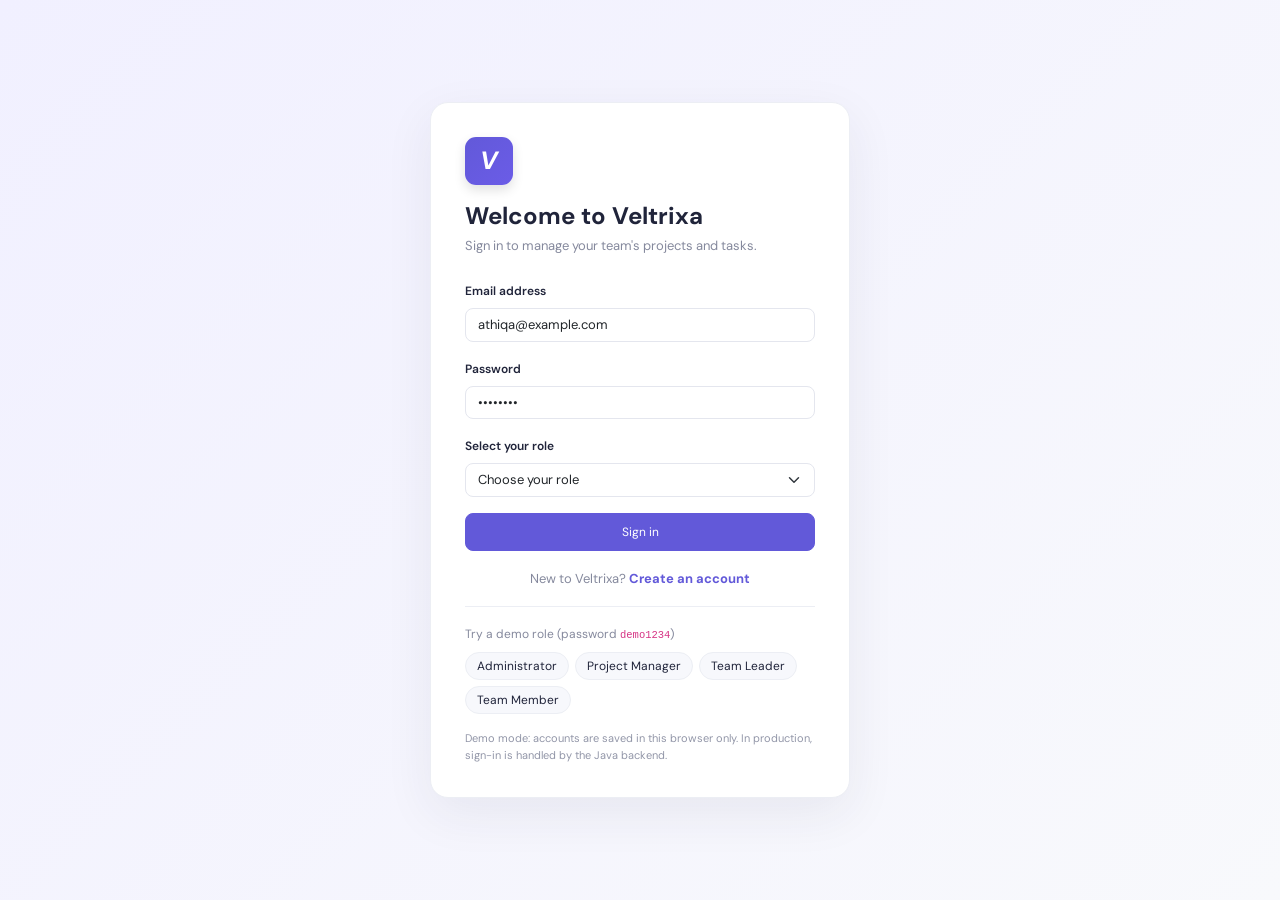
<file: Veltrixa/Veltrixa/projects.html>
<!doctype html>
<!-- Projects page, list and project details (SRS 4.3). The sidebar, top bar and dialogs are copied in every page. -->
<html lang="en">
<head>
  <meta charset="utf-8">
  <meta name="viewport" content="width=device-width, initial-scale=1">
  <title>Veltrixa | Projects</title>
  <link href="https://cdn.jsdelivr.net/npm/bootstrap@5.3.3/dist/css/bootstrap.min.css" rel="stylesheet">
  <link rel="stylesheet" href="css/style.css">
</head>
<body data-mode="page" data-page="projects" data-login-url="login.html" data-dashboard-url="dashboard.html" data-page-ext=".html">
  <div id="topLoader" class="top-loader" aria-hidden="true"></div>
  <div id="toastArea" class="toast-container position-fixed top-0 end-0 p-3" aria-live="polite"></div>
  <div id="app" class="app-shell d-none">
    <aside class="sidebar">
      <a class="brand" href="dashboard.html"><span class="brand-mark" aria-label="Veltrixa logo">V</span> Veltrixa</a>
      <div class="workspace-label">WORKSPACE</div>
      <nav id="mainNav" aria-label="Main navigation"></nav>
      <div class="sidebar-user">
        <div class="avatar">A</div><div class="user-meta"><strong id="sidebarUser">Athiqa</strong><small id="sidebarRole">Team Member</small></div>
        <button class="btn btn-sm btn-light ms-auto" id="logoutButton" title="Sign out" aria-label="Sign out">↪</button>
      </div>
    </aside>

    <main class="main-content">
      <header class="topbar">
        <div><div class="eyebrow" id="todayLabel"></div><h1 id="pageHeading">Dashboard</h1><p id="pageSubheading">Your workspace at a glance.</p></div>
        <div class="topbar-actions"><span class="role-chip" id="roleChip">Team Member</span><button class="btn btn-primary d-none" id="topAction">+ New project</button></div>
      </header>
      <div id="alertArea"></div>
      <section id="pageContent"></section>
      <footer>Veltrixa · Intelligent Team Project Task and Progress Management System · Version 2.1</footer>
    </main>
  </div>

  <!-- modal for adding and editing -->
  <div class="modal fade" id="recordModal" tabindex="-1" aria-hidden="true">
    <div class="modal-dialog modal-dialog-centered"><div class="modal-content">
      <form id="recordForm" novalidate>
        <div class="modal-header"><h2 class="modal-title fs-5" id="modalTitle">Create</h2><button type="button" class="btn-close" data-bs-dismiss="modal"></button></div>
        <div class="modal-body"><div id="modalFields"></div><div id="formError" class="auth-message error small mt-3" role="alert"></div></div>
        <div class="modal-footer"><button type="button" class="btn btn-light" data-bs-dismiss="modal">Cancel</button><button class="btn btn-primary" type="submit" id="recordSave">Save</button></div>
      </form>
    </div></div>
  </div>

  <div class="modal fade" id="detailModal" tabindex="-1" aria-hidden="true">
    <div class="modal-dialog modal-lg modal-dialog-centered modal-dialog-scrollable"><div class="modal-content">
      <div class="modal-header"><h2 class="modal-title fs-5" id="detailTitle">Details</h2><button type="button" class="btn-close" data-bs-dismiss="modal"></button></div>
      <div class="modal-body" id="detailBody"></div>
    </div></div>
  </div>

  <!-- confirm dialog (delete, remove) -->
  <div class="modal fade" id="confirmModal" tabindex="-1" aria-hidden="true">
    <div class="modal-dialog modal-dialog-centered modal-sm"><div class="modal-content">
      <div class="modal-header"><h2 class="modal-title fs-5" data-confirm-title>Please confirm</h2><button type="button" class="btn-close" data-bs-dismiss="modal" aria-label="Close"></button></div>
      <div class="modal-body" data-confirm-message></div>
      <div class="modal-footer"><button type="button" class="btn btn-light" data-bs-dismiss="modal">Cancel</button><button type="button" class="btn btn-primary" data-confirm-yes>Confirm</button></div>
    </div></div>
  </div>

  <!-- review / note dialog -->
  <div class="modal fade" id="promptModal" tabindex="-1" aria-hidden="true">
    <div class="modal-dialog modal-dialog-centered"><div class="modal-content">
      <div class="modal-header"><h2 class="modal-title fs-5" data-prompt-title>Add a note</h2><button type="button" class="btn-close" data-bs-dismiss="modal" aria-label="Close"></button></div>
      <div class="modal-body"><label class="form-label" data-prompt-label></label><textarea class="form-control" rows="3" maxlength="500" data-prompt-input></textarea><div class="text-danger small mt-1" data-prompt-error></div></div>
      <div class="modal-footer"><button type="button" class="btn btn-light" data-bs-dismiss="modal">Cancel</button><button type="button" class="btn btn-primary" data-prompt-yes>Save</button></div>
    </div></div>
  </div>
  <script src="https://cdn.jsdelivr.net/npm/bootstrap@5.3.3/dist/js/bootstrap.bundle.min.js"></script>
  <script src="js/config.js"></script>
  <script src="js/permissions.js"></script>
  <script src="js/mock-server.js"></script> <!-- demo backend, remove this line when the Java API is connected -->
  <script src="js/api.js"></script>
  <script src="js/ui.js"></script>
  <script src="js/app.js"></script>
</body>
</html>
</file>
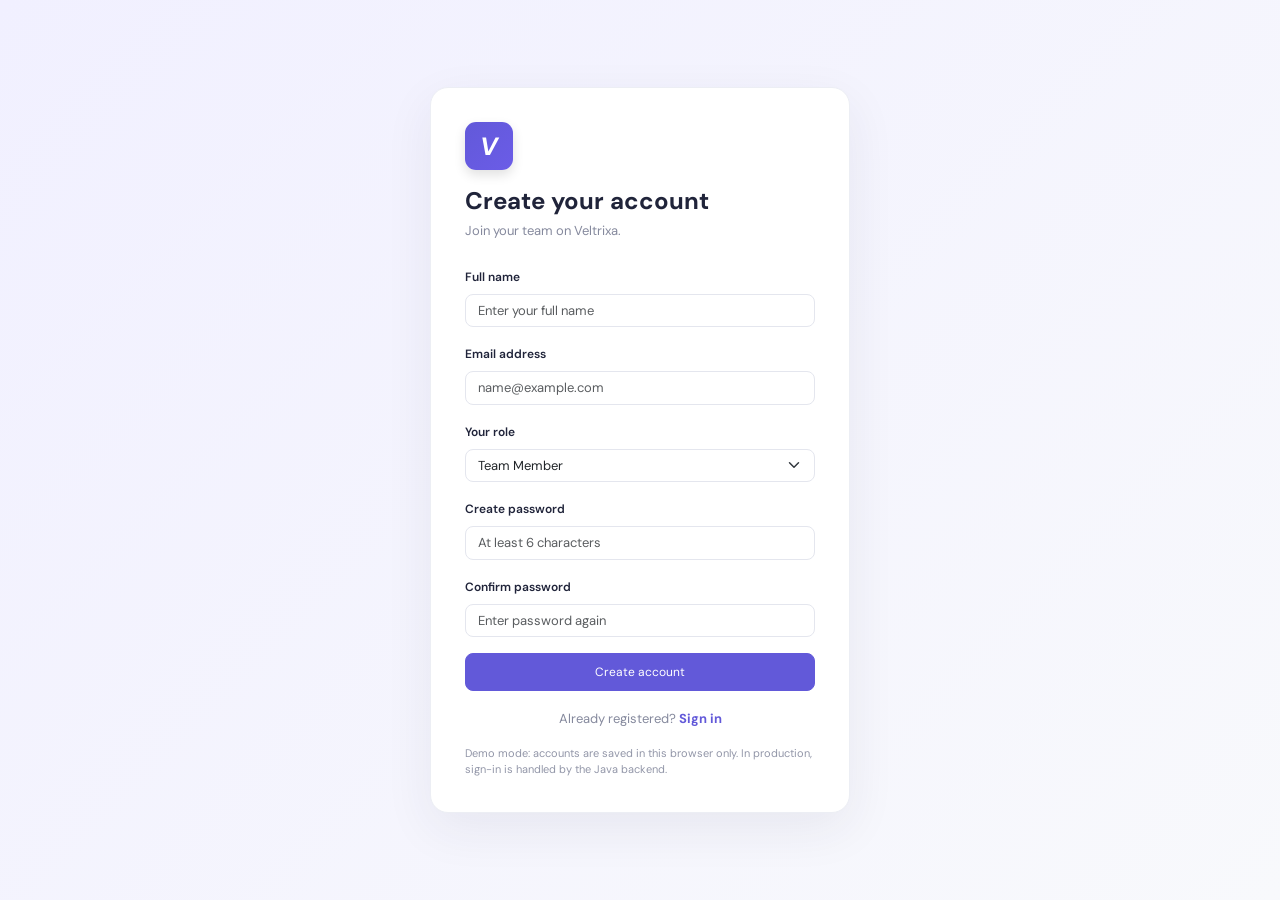
<file: Veltrixa/Veltrixa/register.html>
<!doctype html>
<!-- Register page (SRS 4.1). -->
<html lang="en">
<head>
  <meta charset="utf-8">
  <meta name="viewport" content="width=device-width, initial-scale=1">
  <title>Veltrixa | Create account</title>
  <link href="https://cdn.jsdelivr.net/npm/bootstrap@5.3.3/dist/css/bootstrap.min.css" rel="stylesheet">
  <link rel="stylesheet" href="css/style.css">
</head>
<body data-mode="auth" data-page="register" data-login-url="login.html" data-dashboard-url="dashboard.html" data-page-ext=".html">
  <div id="topLoader" class="top-loader" aria-hidden="true"></div>
  <div id="toastArea" class="toast-container position-fixed top-0 end-0 p-3" aria-live="polite"></div>
  <div id="loginScreen" class="login-screen">
    <div class="login-card">
      <div class="brand-mark large" aria-label="Veltrixa logo">V</div>
      <h1>Create your account</h1>
      <p class="muted">Join your team on Veltrixa.</p>
      <div id="registerPanel">
        <form id="registerForm">
          <label class="form-label" for="registerName">Full name</label>
          <input class="form-control mb-3" id="registerName" type="text" required minlength="2" placeholder="Enter your full name">
          <label class="form-label" for="registerEmail">Email address</label>
          <input class="form-control mb-3" id="registerEmail" type="email" required placeholder="name@example.com">
          <label class="form-label" for="registerRole">Your role</label>
          <select class="form-select mb-3" id="registerRole" required>
            <option value="Team Member">Team Member</option>
            <option value="Team Leader">Team Leader</option>
            <option value="Project Manager">Project Manager</option>
            <option value="Administrator">Administrator</option>
          </select>
          <label class="form-label" for="registerPassword">Create password</label>
          <input class="form-control mb-3" id="registerPassword" type="password" required minlength="6" placeholder="At least 6 characters">
          <label class="form-label" for="confirmPassword">Confirm password</label>
          <input class="form-control mb-3" id="confirmPassword" type="password" required minlength="6" placeholder="Enter password again">
          <div id="registerError" class="auth-message small mb-2" role="alert" aria-live="polite"></div>
          <button class="btn btn-primary w-100" type="submit" id="registerButton">Create account</button>
        </form>
        <p class="auth-switch">Already registered? <a class="link-button" href="login.html">Sign in</a></p>
      </div>
      <p class="login-note">Demo mode: accounts are saved in this browser only. In production, sign-in is handled by the Java backend.</p>
    </div>
  </div>
  <script src="https://cdn.jsdelivr.net/npm/bootstrap@5.3.3/dist/js/bootstrap.bundle.min.js"></script>
  <script src="js/config.js"></script>
  <script src="js/permissions.js"></script>
  <script src="js/mock-server.js"></script> <!-- demo backend, remove this line when the Java API is connected -->
  <script src="js/api.js"></script>
  <script src="js/ui.js"></script>
  <script src="js/app.js"></script>
</body>
</html>
</file>
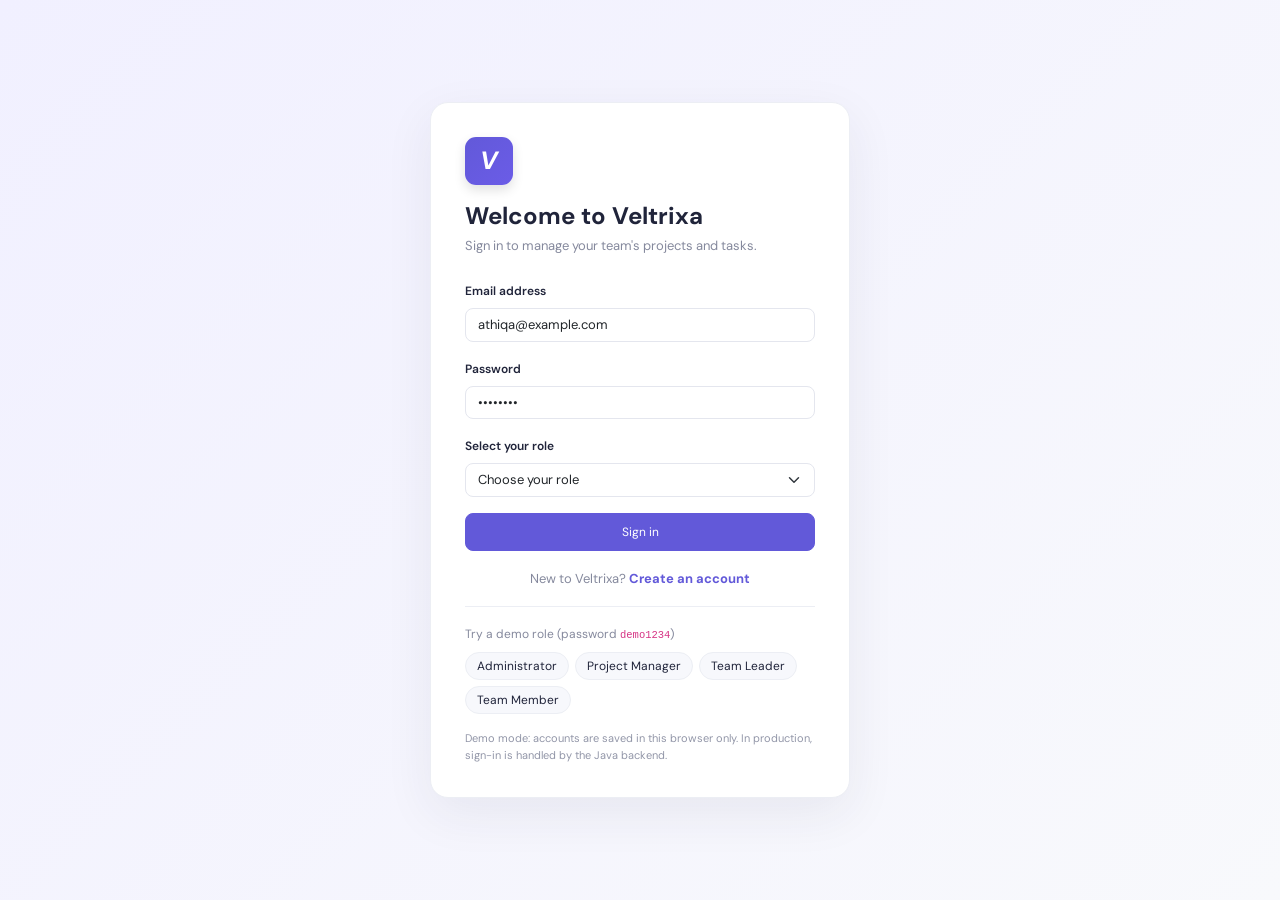
<file: Veltrixa/Veltrixa/reports.html>
<!doctype html>
<!-- Reports page (SRS 4.8). The sidebar, top bar and dialogs are copied in every page. -->
<html lang="en">
<head>
  <meta charset="utf-8">
  <meta name="viewport" content="width=device-width, initial-scale=1">
  <title>Veltrixa | Progress reports</title>
  <link href="https://cdn.jsdelivr.net/npm/bootstrap@5.3.3/dist/css/bootstrap.min.css" rel="stylesheet">
  <link rel="stylesheet" href="css/style.css">
</head>
<body data-mode="page" data-page="reports" data-login-url="login.html" data-dashboard-url="dashboard.html" data-page-ext=".html">
  <div id="topLoader" class="top-loader" aria-hidden="true"></div>
  <div id="toastArea" class="toast-container position-fixed top-0 end-0 p-3" aria-live="polite"></div>
  <div id="app" class="app-shell d-none">
    <aside class="sidebar">
      <a class="brand" href="dashboard.html"><span class="brand-mark" aria-label="Veltrixa logo">V</span> Veltrixa</a>
      <div class="workspace-label">WORKSPACE</div>
      <nav id="mainNav" aria-label="Main navigation"></nav>
      <div class="sidebar-user">
        <div class="avatar">A</div><div class="user-meta"><strong id="sidebarUser">Athiqa</strong><small id="sidebarRole">Team Member</small></div>
        <button class="btn btn-sm btn-light ms-auto" id="logoutButton" title="Sign out" aria-label="Sign out">↪</button>
      </div>
    </aside>

    <main class="main-content">
      <header class="topbar">
        <div><div class="eyebrow" id="todayLabel"></div><h1 id="pageHeading">Dashboard</h1><p id="pageSubheading">Your workspace at a glance.</p></div>
        <div class="topbar-actions"><span class="role-chip" id="roleChip">Team Member</span><button class="btn btn-primary d-none" id="topAction">+ New project</button></div>
      </header>
      <div id="alertArea"></div>
      <section id="pageContent"></section>
      <footer>Veltrixa · Intelligent Team Project Task and Progress Management System · Version 2.1</footer>
    </main>
  </div>

  <!-- modal for adding and editing -->
  <div class="modal fade" id="recordModal" tabindex="-1" aria-hidden="true">
    <div class="modal-dialog modal-dialog-centered"><div class="modal-content">
      <form id="recordForm" novalidate>
        <div class="modal-header"><h2 class="modal-title fs-5" id="modalTitle">Create</h2><button type="button" class="btn-close" data-bs-dismiss="modal"></button></div>
        <div class="modal-body"><div id="modalFields"></div><div id="formError" class="auth-message error small mt-3" role="alert"></div></div>
        <div class="modal-footer"><button type="button" class="btn btn-light" data-bs-dismiss="modal">Cancel</button><button class="btn btn-primary" type="submit" id="recordSave">Save</button></div>
      </form>
    </div></div>
  </div>

  <div class="modal fade" id="detailModal" tabindex="-1" aria-hidden="true">
    <div class="modal-dialog modal-lg modal-dialog-centered modal-dialog-scrollable"><div class="modal-content">
      <div class="modal-header"><h2 class="modal-title fs-5" id="detailTitle">Details</h2><button type="button" class="btn-close" data-bs-dismiss="modal"></button></div>
      <div class="modal-body" id="detailBody"></div>
    </div></div>
  </div>

  <!-- confirm dialog (delete, remove) -->
  <div class="modal fade" id="confirmModal" tabindex="-1" aria-hidden="true">
    <div class="modal-dialog modal-dialog-centered modal-sm"><div class="modal-content">
      <div class="modal-header"><h2 class="modal-title fs-5" data-confirm-title>Please confirm</h2><button type="button" class="btn-close" data-bs-dismiss="modal" aria-label="Close"></button></div>
      <div class="modal-body" data-confirm-message></div>
      <div class="modal-footer"><button type="button" class="btn btn-light" data-bs-dismiss="modal">Cancel</button><button type="button" class="btn btn-primary" data-confirm-yes>Confirm</button></div>
    </div></div>
  </div>

  <!-- review / note dialog -->
  <div class="modal fade" id="promptModal" tabindex="-1" aria-hidden="true">
    <div class="modal-dialog modal-dialog-centered"><div class="modal-content">
      <div class="modal-header"><h2 class="modal-title fs-5" data-prompt-title>Add a note</h2><button type="button" class="btn-close" data-bs-dismiss="modal" aria-label="Close"></button></div>
      <div class="modal-body"><label class="form-label" data-prompt-label></label><textarea class="form-control" rows="3" maxlength="500" data-prompt-input></textarea><div class="text-danger small mt-1" data-prompt-error></div></div>
      <div class="modal-footer"><button type="button" class="btn btn-light" data-bs-dismiss="modal">Cancel</button><button type="button" class="btn btn-primary" data-prompt-yes>Save</button></div>
    </div></div>
  </div>
  <script src="https://cdn.jsdelivr.net/npm/bootstrap@5.3.3/dist/js/bootstrap.bundle.min.js"></script>
  <script src="js/config.js"></script>
  <script src="js/permissions.js"></script>
  <script src="js/mock-server.js"></script> <!-- demo backend, remove this line when the Java API is connected -->
  <script src="js/api.js"></script>
  <script src="js/ui.js"></script>
  <script src="js/app.js"></script>
</body>
</html>
</file>
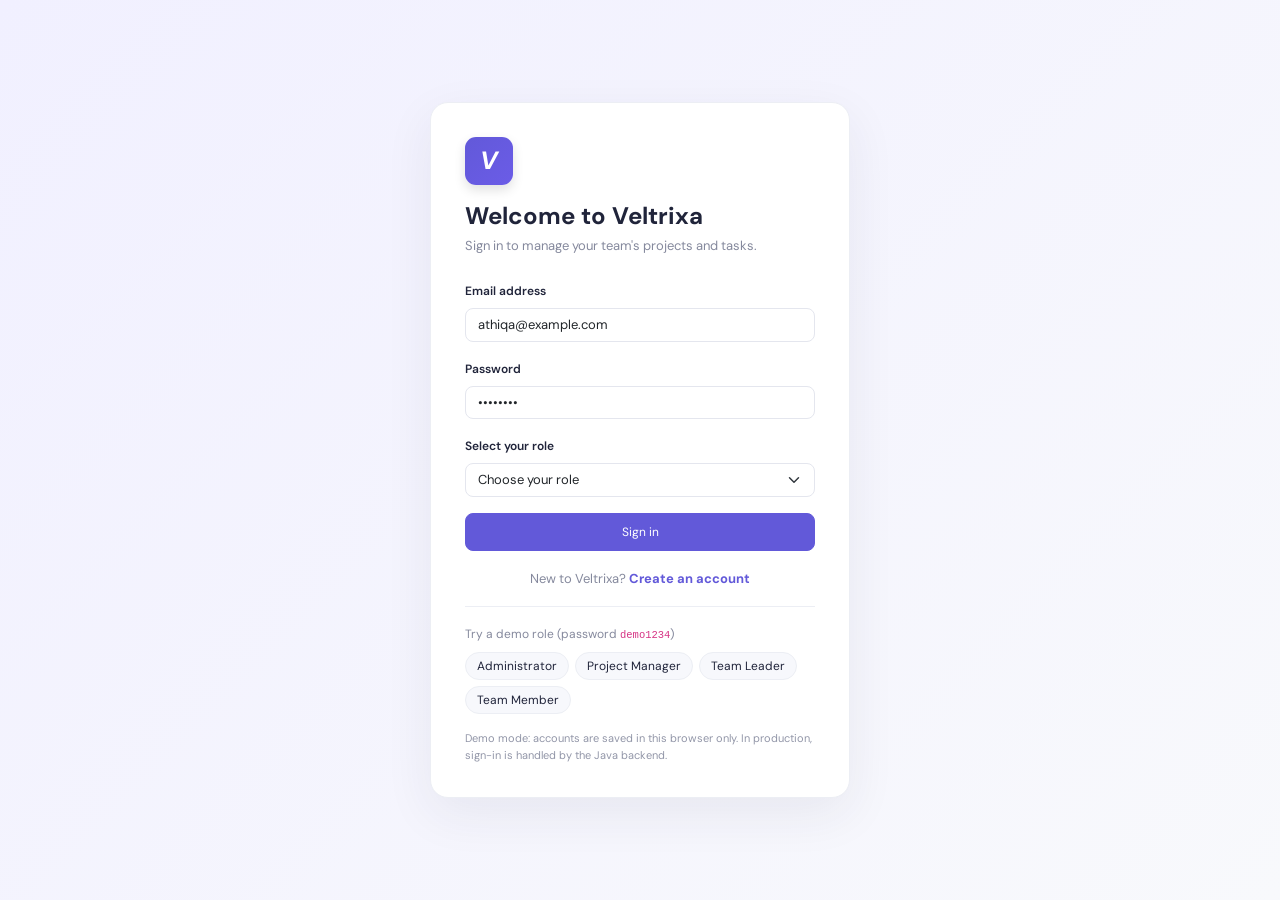
<file: Veltrixa/Veltrixa/tasks.html>
<!doctype html>
<!-- Tasks page (SRS 4.5). The sidebar, top bar and dialogs are copied in every page. -->
<html lang="en">
<head>
  <meta charset="utf-8">
  <meta name="viewport" content="width=device-width, initial-scale=1">
  <title>Veltrixa | Task management</title>
  <link href="https://cdn.jsdelivr.net/npm/bootstrap@5.3.3/dist/css/bootstrap.min.css" rel="stylesheet">
  <link rel="stylesheet" href="css/style.css">
</head>
<body data-mode="page" data-page="tasks" data-login-url="login.html" data-dashboard-url="dashboard.html" data-page-ext=".html">
  <div id="topLoader" class="top-loader" aria-hidden="true"></div>
  <div id="toastArea" class="toast-container position-fixed top-0 end-0 p-3" aria-live="polite"></div>
  <div id="app" class="app-shell d-none">
    <aside class="sidebar">
      <a class="brand" href="dashboard.html"><span class="brand-mark" aria-label="Veltrixa logo">V</span> Veltrixa</a>
      <div class="workspace-label">WORKSPACE</div>
      <nav id="mainNav" aria-label="Main navigation"></nav>
      <div class="sidebar-user">
        <div class="avatar">A</div><div class="user-meta"><strong id="sidebarUser">Athiqa</strong><small id="sidebarRole">Team Member</small></div>
        <button class="btn btn-sm btn-light ms-auto" id="logoutButton" title="Sign out" aria-label="Sign out">↪</button>
      </div>
    </aside>

    <main class="main-content">
      <header class="topbar">
        <div><div class="eyebrow" id="todayLabel"></div><h1 id="pageHeading">Dashboard</h1><p id="pageSubheading">Your workspace at a glance.</p></div>
        <div class="topbar-actions"><span class="role-chip" id="roleChip">Team Member</span><button class="btn btn-primary d-none" id="topAction">+ New project</button></div>
      </header>
      <div id="alertArea"></div>
      <section id="pageContent"></section>
      <footer>Veltrixa · Intelligent Team Project Task and Progress Management System · Version 2.1</footer>
    </main>
  </div>

  <!-- modal for adding and editing -->
  <div class="modal fade" id="recordModal" tabindex="-1" aria-hidden="true">
    <div class="modal-dialog modal-dialog-centered"><div class="modal-content">
      <form id="recordForm" novalidate>
        <div class="modal-header"><h2 class="modal-title fs-5" id="modalTitle">Create</h2><button type="button" class="btn-close" data-bs-dismiss="modal"></button></div>
        <div class="modal-body"><div id="modalFields"></div><div id="formError" class="auth-message error small mt-3" role="alert"></div></div>
        <div class="modal-footer"><button type="button" class="btn btn-light" data-bs-dismiss="modal">Cancel</button><button class="btn btn-primary" type="submit" id="recordSave">Save</button></div>
      </form>
    </div></div>
  </div>

  <div class="modal fade" id="detailModal" tabindex="-1" aria-hidden="true">
    <div class="modal-dialog modal-lg modal-dialog-centered modal-dialog-scrollable"><div class="modal-content">
      <div class="modal-header"><h2 class="modal-title fs-5" id="detailTitle">Details</h2><button type="button" class="btn-close" data-bs-dismiss="modal"></button></div>
      <div class="modal-body" id="detailBody"></div>
    </div></div>
  </div>

  <!-- confirm dialog (delete, remove) -->
  <div class="modal fade" id="confirmModal" tabindex="-1" aria-hidden="true">
    <div class="modal-dialog modal-dialog-centered modal-sm"><div class="modal-content">
      <div class="modal-header"><h2 class="modal-title fs-5" data-confirm-title>Please confirm</h2><button type="button" class="btn-close" data-bs-dismiss="modal" aria-label="Close"></button></div>
      <div class="modal-body" data-confirm-message></div>
      <div class="modal-footer"><button type="button" class="btn btn-light" data-bs-dismiss="modal">Cancel</button><button type="button" class="btn btn-primary" data-confirm-yes>Confirm</button></div>
    </div></div>
  </div>

  <!-- review / note dialog -->
  <div class="modal fade" id="promptModal" tabindex="-1" aria-hidden="true">
    <div class="modal-dialog modal-dialog-centered"><div class="modal-content">
      <div class="modal-header"><h2 class="modal-title fs-5" data-prompt-title>Add a note</h2><button type="button" class="btn-close" data-bs-dismiss="modal" aria-label="Close"></button></div>
      <div class="modal-body"><label class="form-label" data-prompt-label></label><textarea class="form-control" rows="3" maxlength="500" data-prompt-input></textarea><div class="text-danger small mt-1" data-prompt-error></div></div>
      <div class="modal-footer"><button type="button" class="btn btn-light" data-bs-dismiss="modal">Cancel</button><button type="button" class="btn btn-primary" data-prompt-yes>Save</button></div>
    </div></div>
  </div>
  <script src="https://cdn.jsdelivr.net/npm/bootstrap@5.3.3/dist/js/bootstrap.bundle.min.js"></script>
  <script src="js/config.js"></script>
  <script src="js/permissions.js"></script>
  <script src="js/mock-server.js"></script> <!-- demo backend, remove this line when the Java API is connected -->
  <script src="js/api.js"></script>
  <script src="js/ui.js"></script>
  <script src="js/app.js"></script>
</body>
</html>
</file>
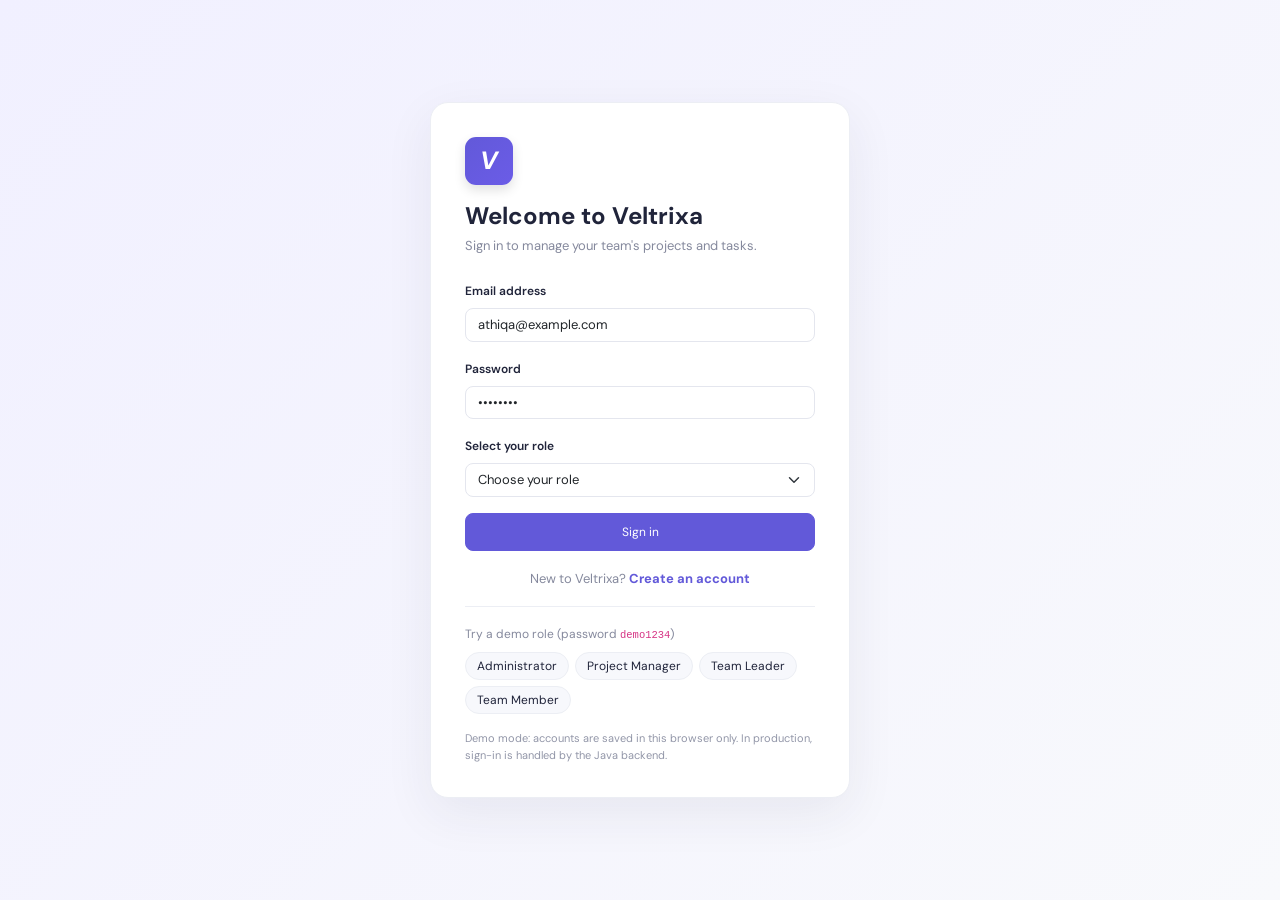
<file: Veltrixa/Veltrixa/team.html>
<!doctype html>
<!-- Team page (SRS 4.4). The sidebar, top bar and dialogs are copied in every page. -->
<html lang="en">
<head>
  <meta charset="utf-8">
  <meta name="viewport" content="width=device-width, initial-scale=1">
  <title>Veltrixa | Team members</title>
  <link href="https://cdn.jsdelivr.net/npm/bootstrap@5.3.3/dist/css/bootstrap.min.css" rel="stylesheet">
  <link rel="stylesheet" href="css/style.css">
</head>
<body data-mode="page" data-page="team" data-login-url="login.html" data-dashboard-url="dashboard.html" data-page-ext=".html">
  <div id="topLoader" class="top-loader" aria-hidden="true"></div>
  <div id="toastArea" class="toast-container position-fixed top-0 end-0 p-3" aria-live="polite"></div>
  <div id="app" class="app-shell d-none">
    <aside class="sidebar">
      <a class="brand" href="dashboard.html"><span class="brand-mark" aria-label="Veltrixa logo">V</span> Veltrixa</a>
      <div class="workspace-label">WORKSPACE</div>
      <nav id="mainNav" aria-label="Main navigation"></nav>
      <div class="sidebar-user">
        <div class="avatar">A</div><div class="user-meta"><strong id="sidebarUser">Athiqa</strong><small id="sidebarRole">Team Member</small></div>
        <button class="btn btn-sm btn-light ms-auto" id="logoutButton" title="Sign out" aria-label="Sign out">↪</button>
      </div>
    </aside>

    <main class="main-content">
      <header class="topbar">
        <div><div class="eyebrow" id="todayLabel"></div><h1 id="pageHeading">Dashboard</h1><p id="pageSubheading">Your workspace at a glance.</p></div>
        <div class="topbar-actions"><span class="role-chip" id="roleChip">Team Member</span><button class="btn btn-primary d-none" id="topAction">+ New project</button></div>
      </header>
      <div id="alertArea"></div>
      <section id="pageContent"></section>
      <footer>Veltrixa · Intelligent Team Project Task and Progress Management System · Version 2.1</footer>
    </main>
  </div>

  <!-- modal for adding and editing -->
  <div class="modal fade" id="recordModal" tabindex="-1" aria-hidden="true">
    <div class="modal-dialog modal-dialog-centered"><div class="modal-content">
      <form id="recordForm" novalidate>
        <div class="modal-header"><h2 class="modal-title fs-5" id="modalTitle">Create</h2><button type="button" class="btn-close" data-bs-dismiss="modal"></button></div>
        <div class="modal-body"><div id="modalFields"></div><div id="formError" class="auth-message error small mt-3" role="alert"></div></div>
        <div class="modal-footer"><button type="button" class="btn btn-light" data-bs-dismiss="modal">Cancel</button><button class="btn btn-primary" type="submit" id="recordSave">Save</button></div>
      </form>
    </div></div>
  </div>

  <div class="modal fade" id="detailModal" tabindex="-1" aria-hidden="true">
    <div class="modal-dialog modal-lg modal-dialog-centered modal-dialog-scrollable"><div class="modal-content">
      <div class="modal-header"><h2 class="modal-title fs-5" id="detailTitle">Details</h2><button type="button" class="btn-close" data-bs-dismiss="modal"></button></div>
      <div class="modal-body" id="detailBody"></div>
    </div></div>
  </div>

  <!-- confirm dialog (delete, remove) -->
  <div class="modal fade" id="confirmModal" tabindex="-1" aria-hidden="true">
    <div class="modal-dialog modal-dialog-centered modal-sm"><div class="modal-content">
      <div class="modal-header"><h2 class="modal-title fs-5" data-confirm-title>Please confirm</h2><button type="button" class="btn-close" data-bs-dismiss="modal" aria-label="Close"></button></div>
      <div class="modal-body" data-confirm-message></div>
      <div class="modal-footer"><button type="button" class="btn btn-light" data-bs-dismiss="modal">Cancel</button><button type="button" class="btn btn-primary" data-confirm-yes>Confirm</button></div>
    </div></div>
  </div>

  <!-- review / note dialog -->
  <div class="modal fade" id="promptModal" tabindex="-1" aria-hidden="true">
    <div class="modal-dialog modal-dialog-centered"><div class="modal-content">
      <div class="modal-header"><h2 class="modal-title fs-5" data-prompt-title>Add a note</h2><button type="button" class="btn-close" data-bs-dismiss="modal" aria-label="Close"></button></div>
      <div class="modal-body"><label class="form-label" data-prompt-label></label><textarea class="form-control" rows="3" maxlength="500" data-prompt-input></textarea><div class="text-danger small mt-1" data-prompt-error></div></div>
      <div class="modal-footer"><button type="button" class="btn btn-light" data-bs-dismiss="modal">Cancel</button><button type="button" class="btn btn-primary" data-prompt-yes>Save</button></div>
    </div></div>
  </div>
  <script src="https://cdn.jsdelivr.net/npm/bootstrap@5.3.3/dist/js/bootstrap.bundle.min.js"></script>
  <script src="js/config.js"></script>
  <script src="js/permissions.js"></script>
  <script src="js/mock-server.js"></script> <!-- demo backend, remove this line when the Java API is connected -->
  <script src="js/api.js"></script>
  <script src="js/ui.js"></script>
  <script src="js/app.js"></script>
</body>
</html>
</file>
<file: Veltrixa-Project-Management/Veltrixa/css/style.css>
@import url('https://fonts.googleapis.com/css2?family=DM+Sans:wght@400;500;600;700&display=swap');
:root {
    --ink:#20243a;
    --muted:#85899d;
    --line:#eceef4;
    --primary:#6259d9;
    --bg:#f7f8fc
}
* {
    box-sizing:border-box
}
body {
    margin:0;
    background:var(--bg);
    color:var(--ink);
    font-family:'DM Sans',Arial,sans-serif;
    font-size:14px
}
.login-screen {
    min-height:100vh;
    display:grid;
    place-items:center;
    padding:22px;
    background:linear-gradient(135deg,#f1f0ff,#f8f9fc)
}
.login-card {
    width:min(100%,420px);
    background:#fff;
    border:1px solid var(--line);
    border-radius:18px;
    padding:34px;
    box-shadow:0 16px 50px #24264b12
}
.login-card h1 {
    font-size:24px;
    font-weight:700;
    margin:17px 0 5px
}
.muted {
    color:var(--muted);
    font-size:13px;
    margin-bottom:25px
}
.login-note {
    font-size:11px;
    color:#9296a8;
    margin:16px 0 0;
    line-height:1.5
}
.brand-mark {
    display:grid;
    place-items:center;
    width:34px;
    height:34px;
    border-radius:11px;
    background:linear-gradient(135deg, var(--primary), #6b5ce7);
    color:white;
    font-weight:800;
    font-size:17px;
    font-style:italic;
    box-shadow:0 5px 12px rgba(0,0,0,.12)
}
.brand-mark.large {
    width:48px;
    height:48px;
    font-size:25px
}
.app-shell {
    min-height:100vh
}
.sidebar {
    position:fixed;
    inset:0 auto 0 0;
    width:245px;
    background:#fff;
    border-right:1px solid var(--line);
    padding:25px 17px;
    display:flex;
    flex-direction:column;
    z-index:5
}
.brand {
    display:flex;
    align-items:center;
    gap:10px;
    color:var(--ink);
    font-size:21px;
    font-weight:700;
    text-decoration:none;
    margin:0 0 42px 6px
}
.workspace-label {
    font-size:10px;
    letter-spacing:1.2px;
    color:#a1a4b3;
    font-weight:700;
    margin:0 0 12px 10px
}
.sidebar .nav-link {
    display:block;
    color:#777c91;
    border-radius:9px;
    padding:11px 12px;
    margin:3px 0;
    font-size:13px;
    text-decoration:none
}
.sidebar .nav-link span {
    display:inline-block;
    width:27px;
    font-size:16px
}
.sidebar .nav-link.active,.sidebar .nav-link:hover {
    color:var(--primary);
    background:#f0efff;
    font-weight:600
}
.sidebar-user {
    display:flex;
    align-items:center;
    gap:9px;
    margin-top:auto;
    border-top:1px solid var(--line);
    padding:18px 3px 0
}
.avatar,.member-avatar {
    display:grid;
    place-items:center;
    width:36px;
    height:36px;
    border-radius:50%;
    background:#eeecff;
    color:var(--primary);
    font-weight:700;
    flex-shrink:0
}
.user-meta strong {
    display:block;
    font-size:12px
}
.user-meta small {
    color:var(--muted);
    font-size:10px
}
.main-content {
    margin-left:245px;
    padding:34px 40px 20px;
    max-width:1700px
}
.topbar {
    display:flex;
    justify-content:space-between;
    align-items:center;
    gap:20px;
    margin-bottom:26px
}
.eyebrow {
    font-size:10px;
    letter-spacing:1px;
    color:#9b9eae;
    font-weight:700
}
.topbar h1 {
    font-size:27px;
    font-weight:700;
    letter-spacing:-.6px;
    margin:3px 0
}
.topbar p {
    font-size:12px;
    color:var(--muted);
    margin:0
}
.topbar-actions {
    display:flex;
    align-items:center;
    gap:12px
}
.role-chip {
    font-size:11px;
    padding:7px 10px;
    border-radius:20px;
    background:#eeecff;
    color:var(--primary)
}
.btn-primary {
    background:var(--primary);
    border-color:var(--primary);
    border-radius:8px;
    font-size:12px;
    padding:9px 14px
}
.btn-primary:hover {
    background:#5149c6;
    border-color:#5149c6
}
.stats-grid {
    display:grid;
    grid-template-columns:repeat(4,minmax(0,1fr));
    gap:15px;
    margin-bottom:18px
}
.stat-card,.panel {
    background:white;
    border:1px solid var(--line);
    border-radius:13px
}
.stat-card {
    padding:18px
}
.stat-label {
    color:#7f8397;
    font-size:11px
}
.stat-value {
    font-size:29px;
    font-weight:700;
    margin:12px 0 2px
}
.stat-help {
    color:#a0a3b2;
    font-size:10px
}
.stat-icon {
    float:right;
    width:31px;
    height:31px;
    border-radius:9px;
    display:grid;
    place-items:center;
    background:#f0efff;
    color:var(--primary)
}
.panel {
    padding:20px;
    margin-bottom:17px
}
.panel-head {
    display:flex;
    justify-content:space-between;
    align-items:center;
    gap:12px;
    margin-bottom:16px
}
.panel-head h2 {
    font-size:15px;
    font-weight:700;
    margin:0 0 4px
}
.panel-head p {
    font-size:11px;
    color:#999daf;
    margin:0
}
.content-grid {
    display:grid;
    grid-template-columns:minmax(0,1.5fr) minmax(260px,1fr);
    gap:17px
}
.table {
    font-size:12px;
    margin:0
}
.table thead th {
    font-size:9px;
    color:#a0a3b2;
    letter-spacing:.7px;
    border-bottom-color:var(--line);
    white-space:nowrap
}
.table td {
    color:#5d6277;
    border-bottom-color:#f1f2f6;
    vertical-align:middle;
    padding:13px 9px
}
.table tr:last-child td {
    border-bottom:0
}
.strong-text {
    font-weight:600;
    color:var(--ink)
}
.badge-soft {
    display:inline-block;
    padding:5px 8px;
    border-radius:20px;
    font-size:10px;
    font-weight:600;
    background:#f0efff;
    color:#6259d9
}
.status-active,.status-in-progress {
    background:#eaf4ff;
    color:#2877bd
}
.status-completed,.status-approved {
    background:#e9f8f1;
    color:#21865e
}
.status-to-do,.status-pending {
    background:#f1f2f6;
    color:#74798d
}
.status-review,.status-request-changes {
    background:#fff3e5;
    color:#b77725
}
.status-overdue,.status-rejected {
    background:#ffeded;
    color:#c34f4f
}
.progress {
    height:6px;
    background:#eff0f5;
    min-width:65px
}
.progress-bar {
    background:var(--primary)
}
.task-row {
    display:flex;
    gap:10px;
    padding:11px 0;
    border-bottom:1px solid #f1f2f6
}
.task-row:last-child {
    border:0
}
.task-mark {
    width:8px;
    height:8px;
    border-radius:50%;
    background:#e1a14b;
    margin-top:5px
}
.task-mark.done {
    background:#31a77a
}
.task-row strong {
    display:block;
    font-size:12px
}
.task-row small {
    font-size:10px;
    color:#999daf
}
.activity-grid {
    display:grid;
    grid-template-columns:repeat(3,minmax(0,1fr));
    gap:12px
}
.activity-card {
    border:1px solid #f0f1f6;
    border-radius:9px;
    padding:12px;
    font-size:11px;
    color:#777c91
}
.activity-card strong {
    display:block;
    color:var(--ink);
    margin-bottom:5px
}
.activity-card small {
    display:block;
    color:#a0a3b2;
    margin-top:7px
}
.toolbar {
    display:flex;
    gap:10px;
    flex-wrap:wrap;
    margin-bottom:14px
}
.toolbar .form-control,.toolbar .form-select {
    max-width:230px;
    font-size:12px
}
.form-label {
    font-size:12px;
    font-weight:600
}
.form-control,.form-select {
    font-size:13px;
    border-color:#e4e6ee;
    border-radius:8px
}
.empty-state {
    text-align:center;
    color:#9a9eae;
    padding:35px 12px;
    font-size:12px
}
.board {
    display:grid;
    grid-template-columns:repeat(4,minmax(200px,1fr));
    gap:12px;
    overflow-x:auto
}
.board-column {
    background:#f0f1f7;
    border-radius:11px;
    padding:12px;
    min-height:240px
}
.board-title {
    font-size:11px;
    font-weight:700;
    margin:2px 0 12px;
    display:flex;
    justify-content:space-between
}
.board-card {
    background:white;
    border:1px solid #e8eaf1;
    border-radius:9px;
    padding:12px;
    margin-bottom:9px;
    cursor:pointer
}
.board-card strong {
    font-size:11px;
    display:block;
    margin-bottom:7px
}
.board-card small {
    color:#9296a8;
    font-size:10px
}
.member-grid {
    display:grid;
    grid-template-columns:repeat(3,minmax(0,1fr));
    gap:13px
}
.member-card {
    border:1px solid var(--line);
    border-radius:11px;
    padding:15px;
    display:flex;
    gap:10px;
    align-items:center
}
.member-card strong {
    font-size:12px;
    display:block
}
.member-card small {
    font-size:10px;
    color:var(--muted)
}
.report-grid {
    display:grid;
    grid-template-columns:repeat(2,minmax(0,1fr));
    gap:15px
}
.report-number {
    font-size:25px;
    font-weight:700
}
.approval-item {
    display:flex;
    justify-content:space-between;
    gap:15px;
    align-items:center;
    padding:14px 0;
    border-bottom:1px solid #f0f1f5
}
.approval-item:last-child {
    border:0
}
.approval-item strong {
    font-size:12px;
    display:block
}
.approval-item small {
    font-size:10px;
    color:var(--muted)
}
footer {
    text-align:center;
    color:#a5a8b6;
    font-size:10px;
    padding:20px 0 5px
}
@media(max-width:1100px) {
    .main-content {
        padding:28px 22px
    }
    .stats-grid {
        grid-template-columns:repeat(2,minmax(0,1fr))
    }
    .content-grid {
        grid-template-columns:1fr
    }
    .member-grid {
        grid-template-columns:repeat(2,minmax(0,1fr))
    }
}
@media(max-width:720px) {
    .sidebar {
        position:static;
        width:auto;
        padding:13px;
        border-right:0;
        border-bottom:1px solid var(--line)
    }
    .brand {
        margin:0 0 10px
    }
    .workspace-label,.sidebar-user {
        display:none
    }
    .sidebar nav {
        display:flex;
        overflow-x:auto;
        gap:3px
    }
    .sidebar .nav-link {
        white-space:nowrap;
        padding:8px;
        font-size:11px
    }
    .sidebar .nav-link span {
        width:auto;
        margin-right:4px
    }
    .main-content {
        margin:0;
        padding:22px 13px
    }
    .topbar {
        align-items:flex-start;
        flex-direction:column
    }
    .topbar h1 {
        font-size:23px
    }
    .topbar-actions {
        width:100%;
        justify-content:space-between
    }
    .stats-grid {
        gap:9px
    }
    .stat-card {
        padding:13px
    }
    .stat-value {
        font-size:24px
    }
    .activity-grid,.report-grid,.member-grid {
        grid-template-columns:1fr
    }
    .panel {
        padding:14px
    }
    .board {
        grid-template-columns:repeat(4,220px)
    }
}

/* Registration and sign-in links */
.auth-switch {
    margin: 18px 0 0;
    text-align: center;
    color: var(--muted);
    font-size: 13px;
}
.link-button {
    border: 0;
    padding: 0;
    background: transparent;
    color: var(--primary);
    font-weight: 700;
    cursor: pointer;
}
.link-button:hover {
    text-decoration: underline;
}


/* Login and registration messages */
.auth-message {
    min-height: 20px;
    margin-top: 2px;
    font-size: 14px;
    line-height: 1.5;
}

.auth-message:empty {
    display: none;
}

.auth-message.success {
    color: #198754;
}

.auth-message.error {
    color: #dc3545;
}
</file>
<file: Veltrixa/Veltrixa/css/style.css>
@import url('https://fonts.googleapis.com/css2?family=DM+Sans:wght@400;500;600;700&display=swap');
:root {
    --ink:#20243a;
    --muted:#85899d;
    --line:#eceef4;
    --primary:#6259d9;
    --bg:#f7f8fc
}
* {
    box-sizing:border-box
}
body {
    margin:0;
    background:var(--bg);
    color:var(--ink);
    font-family:'DM Sans',Arial,sans-serif;
    font-size:14px
}
.login-screen {
    min-height:100vh;
    display:grid;
    place-items:center;
    padding:22px;
    background:linear-gradient(135deg,#f1f0ff,#f8f9fc)
}
.login-card {
    width:min(100%,420px);
    background:#fff;
    border:1px solid var(--line);
    border-radius:18px;
    padding:34px;
    box-shadow:0 16px 50px #24264b12
}
.login-card h1 {
    font-size:24px;
    font-weight:700;
    margin:17px 0 5px
}
.muted {
    color:var(--muted);
    font-size:13px;
    margin-bottom:25px
}
.login-note {
    font-size:11px;
    color:#9296a8;
    margin:16px 0 0;
    line-height:1.5
}
.brand-mark {
    display:grid;
    place-items:center;
    width:34px;
    height:34px;
    border-radius:11px;
    background:linear-gradient(135deg, var(--primary), #6b5ce7);
    color:white;
    font-weight:800;
    font-size:17px;
    font-style:italic;
    box-shadow:0 5px 12px rgba(0,0,0,.12)
}
.brand-mark.large {
    width:48px;
    height:48px;
    font-size:25px
}
.app-shell {
    min-height:100vh
}
.sidebar {
    position:fixed;
    inset:0 auto 0 0;
    width:245px;
    background:#fff;
    border-right:1px solid var(--line);
    padding:25px 17px;
    display:flex;
    flex-direction:column;
    z-index:5
}
.brand {
    display:flex;
    align-items:center;
    gap:10px;
    color:var(--ink);
    font-size:21px;
    font-weight:700;
    text-decoration:none;
    margin:0 0 42px 6px
}
.workspace-label {
    font-size:10px;
    letter-spacing:1.2px;
    color:#a1a4b3;
    font-weight:700;
    margin:0 0 12px 10px
}
.sidebar .nav-link {
    display:block;
    color:#777c91;
    border-radius:9px;
    padding:11px 12px;
    margin:3px 0;
    font-size:13px;
    text-decoration:none
}
.sidebar .nav-link span {
    display:inline-block;
    width:27px;
    font-size:16px
}
.sidebar .nav-link.active,.sidebar .nav-link:hover {
    color:var(--primary);
    background:#f0efff;
    font-weight:600
}
.sidebar-user {
    display:flex;
    align-items:center;
    gap:9px;
    margin-top:auto;
    border-top:1px solid var(--line);
    padding:18px 3px 0
}
.avatar,.member-avatar {
    display:grid;
    place-items:center;
    width:36px;
    height:36px;
    border-radius:50%;
    background:#eeecff;
    color:var(--primary);
    font-weight:700;
    flex-shrink:0
}
.user-meta strong {
    display:block;
    font-size:12px
}
.user-meta small {
    color:var(--muted);
    font-size:10px
}
.main-content {
    margin-left:245px;
    padding:34px 40px 20px;
    max-width:1700px
}
.topbar {
    display:flex;
    justify-content:space-between;
    align-items:center;
    gap:20px;
    margin-bottom:26px
}
.eyebrow {
    font-size:10px;
    letter-spacing:1px;
    color:#9b9eae;
    font-weight:700
}
.topbar h1 {
    font-size:27px;
    font-weight:700;
    letter-spacing:-.6px;
    margin:3px 0
}
.topbar p {
    font-size:12px;
    color:var(--muted);
    margin:0
}
.topbar-actions {
    display:flex;
    align-items:center;
    gap:12px
}
.role-chip {
    font-size:11px;
    padding:7px 10px;
    border-radius:20px;
    background:#eeecff;
    color:var(--primary)
}
.btn-primary {
    background:var(--primary);
    border-color:var(--primary);
    border-radius:8px;
    font-size:12px;
    padding:9px 14px
}
.btn-primary:hover {
    background:#5149c6;
    border-color:#5149c6
}
.stats-grid {
    display:grid;
    grid-template-columns:repeat(4,minmax(0,1fr));
    gap:15px;
    margin-bottom:18px
}
.stat-card,.panel {
    background:white;
    border:1px solid var(--line);
    border-radius:13px
}
.stat-card {
    padding:18px
}
.stat-label {
    color:#7f8397;
    font-size:11px
}
.stat-value {
    font-size:29px;
    font-weight:700;
    margin:12px 0 2px
}
.stat-help {
    color:#a0a3b2;
    font-size:10px
}
.stat-icon {
    float:right;
    width:31px;
    height:31px;
    border-radius:9px;
    display:grid;
    place-items:center;
    background:#f0efff;
    color:var(--primary)
}
.panel {
    padding:20px;
    margin-bottom:17px
}
.panel-head {
    display:flex;
    justify-content:space-between;
    align-items:center;
    gap:12px;
    margin-bottom:16px
}
.panel-head h2 {
    font-size:15px;
    font-weight:700;
    margin:0 0 4px
}
.panel-head p {
    font-size:11px;
    color:#999daf;
    margin:0
}
.content-grid {
    display:grid;
    grid-template-columns:minmax(0,1.5fr) minmax(260px,1fr);
    gap:17px
}
.table {
    font-size:12px;
    margin:0
}
.table thead th {
    font-size:9px;
    color:#a0a3b2;
    letter-spacing:.7px;
    border-bottom-color:var(--line);
    white-space:nowrap
}
.table td {
    color:#5d6277;
    border-bottom-color:#f1f2f6;
    vertical-align:middle;
    padding:13px 9px
}
.table tr:last-child td {
    border-bottom:0
}
.strong-text {
    font-weight:600;
    color:var(--ink)
}
.badge-soft {
    display:inline-block;
    padding:5px 8px;
    border-radius:20px;
    font-size:10px;
    font-weight:600;
    background:#f0efff;
    color:#6259d9
}
.status-active,.status-in-progress {
    background:#eaf4ff;
    color:#2877bd
}
.status-completed,.status-approved {
    background:#e9f8f1;
    color:#21865e
}
.status-to-do,.status-pending {
    background:#f1f2f6;
    color:#74798d
}
.status-review,.status-request-changes {
    background:#fff3e5;
    color:#b77725
}
.status-overdue,.status-rejected {
    background:#ffeded;
    color:#c34f4f
}
.progress {
    height:6px;
    background:#eff0f5;
    min-width:65px
}
.progress-bar {
    background:var(--primary)
}
.task-row {
    display:flex;
    gap:10px;
    padding:11px 0;
    border-bottom:1px solid #f1f2f6
}
.task-row:last-child {
    border:0
}
.task-mark {
    width:8px;
    height:8px;
    border-radius:50%;
    background:#e1a14b;
    margin-top:5px
}
.task-mark.done {
    background:#31a77a
}
.task-row strong {
    display:block;
    font-size:12px
}
.task-row small {
    font-size:10px;
    color:#999daf
}
.activity-grid {
    display:grid;
    grid-template-columns:repeat(3,minmax(0,1fr));
    gap:12px
}
.activity-card {
    border:1px solid #f0f1f6;
    border-radius:9px;
    padding:12px;
    font-size:11px;
    color:#777c91
}
.activity-card strong {
    display:block;
    color:var(--ink);
    margin-bottom:5px
}
.activity-card small {
    display:block;
    color:#a0a3b2;
    margin-top:7px
}
.toolbar {
    display:flex;
    gap:10px;
    flex-wrap:wrap;
    margin-bottom:14px
}
.toolbar .form-control,.toolbar .form-select {
    max-width:230px;
    font-size:12px
}
.form-label {
    font-size:12px;
    font-weight:600
}
.form-control,.form-select {
    font-size:13px;
    border-color:#e4e6ee;
    border-radius:8px
}
.empty-state {
    text-align:center;
    color:#9a9eae;
    padding:35px 12px;
    font-size:12px
}
.board {
    display:grid;
    grid-template-columns:repeat(4,minmax(200px,1fr));
    gap:12px;
    overflow-x:auto
}
.board-column {
    background:#f0f1f7;
    border-radius:11px;
    padding:12px;
    min-height:240px
}
.board-title {
    font-size:11px;
    font-weight:700;
    margin:2px 0 12px;
    display:flex;
    justify-content:space-between
}
.board-card {
    background:white;
    border:1px solid #e8eaf1;
    border-radius:9px;
    padding:12px;
    margin-bottom:9px;
    cursor:pointer
}
.board-card strong {
    font-size:11px;
    display:block;
    margin-bottom:7px
}
.board-card small {
    color:#9296a8;
    font-size:10px
}
.member-grid {
    display:grid;
    grid-template-columns:repeat(3,minmax(0,1fr));
    gap:13px
}
.member-card {
    border:1px solid var(--line);
    border-radius:11px;
    padding:15px;
    display:flex;
    gap:10px;
    align-items:center
}
.member-card strong {
    font-size:12px;
    display:block
}
.member-card small {
    font-size:10px;
    color:var(--muted)
}
.report-grid {
    display:grid;
    grid-template-columns:repeat(2,minmax(0,1fr));
    gap:15px
}
.report-number {
    font-size:25px;
    font-weight:700
}
.approval-item {
    display:flex;
    justify-content:space-between;
    gap:15px;
    align-items:center;
    padding:14px 0;
    border-bottom:1px solid #f0f1f5
}
.approval-item:last-child {
    border:0
}
.approval-item strong {
    font-size:12px;
    display:block
}
.approval-item small {
    font-size:10px;
    color:var(--muted)
}
footer {
    text-align:center;
    color:#a5a8b6;
    font-size:10px;
    padding:20px 0 5px
}
@media(max-width:1100px) {
    .main-content {
        padding:28px 22px
    }
    .stats-grid {
        grid-template-columns:repeat(2,minmax(0,1fr))
    }
    .content-grid {
        grid-template-columns:1fr
    }
    .member-grid {
        grid-template-columns:repeat(2,minmax(0,1fr))
    }
}
@media(max-width:720px) {
    .sidebar {
        position:static;
        width:auto;
        padding:13px;
        border-right:0;
        border-bottom:1px solid var(--line)
    }
    .brand {
        margin:0 0 10px
    }
    .workspace-label,.sidebar-user {
        display:none
    }
    .sidebar nav {
        display:flex;
        overflow-x:auto;
        gap:3px
    }
    .sidebar .nav-link {
        white-space:nowrap;
        padding:8px;
        font-size:11px
    }
    .sidebar .nav-link span {
        width:auto;
        margin-right:4px
    }
    .main-content {
        margin:0;
        padding:22px 13px
    }
    .topbar {
        align-items:flex-start;
        flex-direction:column
    }
    .topbar h1 {
        font-size:23px
    }
    .topbar-actions {
        width:100%;
        justify-content:space-between
    }
    .stats-grid {
        gap:9px
    }
    .stat-card {
        padding:13px
    }
    .stat-value {
        font-size:24px
    }
    .activity-grid,.report-grid,.member-grid {
        grid-template-columns:1fr
    }
    .panel {
        padding:14px
    }
    .board {
        grid-template-columns:repeat(4,220px)
    }
}

/* register and sign in links */
.auth-switch {
    margin: 18px 0 0;
    text-align: center;
    color: var(--muted);
    font-size: 13px;
}
.link-button {
    border: 0;
    padding: 0;
    background: transparent;
    color: var(--primary);
    font-weight: 700;
    cursor: pointer;
    text-decoration: none;      /* links use this class too */
}
.link-button:hover {
    text-decoration: underline;
}


/* login and register messages */
.auth-message {
    min-height: 20px;
    margin-top: 2px;
    font-size: 14px;
    line-height: 1.5;
}

.auth-message:empty {
    display: none;
}

.auth-message.success {
    color: #198754;
}

.auth-message.error {
    color: #dc3545;
}

/* more styles (version 2.0) */
.top-loader{position:fixed;top:0;left:0;height:3px;width:0;background:linear-gradient(90deg,var(--primary),#9b8cff);z-index:2000;opacity:0;transition:width .4s ease,opacity .3s}
.top-loader.active{width:85%;opacity:1;transition:width 8s cubic-bezier(.1,.7,.2,1)}
.loading-block{display:flex;align-items:center;justify-content:center;gap:10px;padding:48px 16px;color:var(--muted)}
.is-loading{opacity:.55;transition:opacity .15s;pointer-events:none}
.error-panel{border-color:#f3c9c9;background:#fffafa}
.toast-container{z-index:2100}
.demo-roles{margin-top:18px;padding-top:16px;border-top:1px solid var(--line)}
.demo-roles small{color:var(--muted);font-size:12px}
.demo-chips{display:flex;flex-wrap:wrap;gap:6px;margin-top:8px}
.chip{border:1px solid var(--line);background:#f7f8fc;color:var(--ink);border-radius:999px;padding:4px 11px;font-size:12px;cursor:pointer}
.chip:hover,.chip:focus-visible{border-color:var(--primary);color:var(--primary);outline:none}
.pagination-bar{display:flex;align-items:center;justify-content:space-between;gap:12px;flex-wrap:wrap;padding-top:14px;border-top:1px solid var(--line);margin-top:6px}
.pagination .page-link{color:var(--primary)}.pagination .active .page-link{background:var(--primary);border-color:var(--primary);color:#fff}
.page-size{width:auto}
.toolbar.advanced{margin-top:-4px;align-items:center}
.date-filter{display:flex;align-items:center;gap:6px;font-size:12px;color:var(--muted);white-space:nowrap}
.date-filter .form-control{width:auto}
.dash-extra{display:grid;grid-template-columns:repeat(auto-fit,minmax(300px,1fr));gap:16px;margin-bottom:16px}
.dash-extra .panel{margin-bottom:0}
.dist-grid{display:grid;grid-template-columns:repeat(auto-fit,minmax(260px,1fr));gap:16px;margin-bottom:16px}
.dist-grid .panel{margin-bottom:0}
.bar-row{display:flex;align-items:center;gap:10px;padding:5px 0}
.bar-label{flex:0 0 38%;font-size:13px;overflow:hidden;text-overflow:ellipsis;white-space:nowrap}
.bar-row .progress{height:8px}
.board-toolbar{display:flex;align-items:center;gap:14px;flex-wrap:wrap;margin-bottom:14px}
.board-toolbar .form-select{width:auto;min-width:200px}
.board-card[draggable=true]{cursor:grab}.board-card.dragging{opacity:.5}.board-card.overdue{border-left:3px solid #e5484d}
.board-column.drop-target{outline:2px dashed var(--primary);outline-offset:-4px;background:#f1f0ff}
.board-card .link-button{display:block;font-size:14px}
.report-filters{display:flex;flex-wrap:wrap;align-items:end;gap:12px;margin-bottom:8px}
.report-filters label{font-size:12px;color:var(--muted);display:grid;gap:3px}
.comment{padding:8px 0;border-bottom:1px solid var(--line)}.comment small{margin-left:8px;color:var(--muted)}.comment p{margin:4px 0 0}
.timeline{list-style:none;margin:0;padding:0;border-left:2px solid var(--line);margin-left:12px}
.timeline li{position:relative;display:flex;gap:12px;padding:0 0 16px 22px}
.timeline-icon{position:absolute;left:-13px;top:-2px;width:24px;height:24px;border-radius:50%;background:#eeedff;color:var(--primary);display:grid;place-items:center;font-size:12px}
.timeline small{display:block;color:var(--muted)}
.attachment{display:flex;align-items:center;gap:12px;padding:10px 0;border-bottom:1px solid var(--line)}
.attachment small{display:block;color:var(--muted)}.attachment-icon{width:34px;height:34px;border-radius:9px;background:#eeedff;color:var(--primary);display:grid;place-items:center}
.upload-box{display:flex;gap:8px;margin:14px 0 6px}
.role-select{min-width:160px}
.task-row[role=button]{cursor:pointer}.task-row[role=button]:hover{background:#f7f8fc}
@media print{.sidebar,.topbar-actions,.report-filters,#topLoader,footer{display:none!important}.main-content{margin:0!important}}
@media (prefers-reduced-motion:reduce){.top-loader,.top-loader.active{transition:none}}

.nav-tabs .nav-link{color:var(--muted)}.nav-tabs .nav-link.active{color:var(--primary);font-weight:600}

/* more styles (version 2.1) */
/* dashboard: six cards, 3 x 2 on desktop and tablet, 2 x 3 on phones */
.stats-grid.three{grid-template-columns:repeat(3,minmax(0,1fr))}
.stat-help{overflow-wrap:anywhere}

/* project details screen */
.project-head{padding:20px;margin-bottom:16px}
.project-title{font-size:22px;font-weight:700;margin:0 0 6px;display:flex;flex-wrap:wrap;align-items:center;gap:10px}
.tab-bar{flex-wrap:nowrap;overflow-x:auto;overflow-y:hidden;white-space:nowrap;scrollbar-width:thin}
.tab-bar .nav-link{white-space:nowrap}
.facts{display:grid;grid-template-columns:repeat(auto-fit,minmax(170px,1fr));gap:16px}
.fact small{display:block;color:var(--muted);font-size:10px;font-weight:600;letter-spacing:.04em;margin-bottom:3px}
.team-add{display:flex;gap:10px;align-items:end;flex-wrap:wrap;margin-bottom:16px;padding-bottom:16px;border-bottom:1px solid var(--line)}
.team-add label{min-width:220px}
.team-add .form-label{display:block;margin-bottom:4px}

/* small task summary per person (team page and project team table) */
.task-chips{display:flex;flex-wrap:wrap;gap:5px;margin-top:7px}
.chip-stat{display:inline-block;background:#f3f4f9;color:#5d6178;border-radius:999px;padding:2px 8px;font-size:10px;white-space:nowrap}
.chip-stat b{color:var(--ink)}
.chip-stat.danger{background:#ffeded;color:#c34f4f}.chip-stat.danger b{color:#c34f4f}
.member-card .flex-grow-1{min-width:0}

/* project form: choose the starting team */
.check-list{max-height:150px;overflow-y:auto;border:1px solid #dee2e6;border-radius:8px;padding:8px 12px;display:grid;gap:4px}
.check-list .form-check{margin:0}

/* small screens: keep the page inside the screen width */
.main-content{min-width:0}
.panel{min-width:0}
.panel-head{flex-wrap:wrap;gap:10px}
.approval-item>div:first-child{min-width:0}
.table-responsive{-webkit-overflow-scrolling:touch}
@media(max-width:720px){
    .stats-grid.three{grid-template-columns:repeat(2,minmax(0,1fr))}
    .sidebar{position:relative}
    /* the user block was hidden on phones, so Sign out was hidden too. Show it as a small button in the corner */
    .sidebar-user{display:flex;position:absolute;top:11px;right:13px;margin:0;padding:0;border:0;gap:8px}
    .sidebar-user .user-meta{display:none}
    .toolbar .form-control,.toolbar .form-select{max-width:none;flex:1 1 100%}
    .date-filter{flex:1 1 100%;white-space:normal}.date-filter .form-control{flex:1;width:auto}
    .report-filters>*{flex:1 1 100%}.report-filters .btn-group{width:100%}
    .team-add label{min-width:0;flex:1 1 100%}.team-add .btn{width:100%}
    .upload-box{flex-wrap:wrap}
    .pagination-bar{justify-content:center}
    .approval-item{flex-direction:column;align-items:flex-start}
    .bar-label{flex-basis:30%}
    .project-title{font-size:19px}
    .modal-dialog{margin:.5rem}
}
</file>
